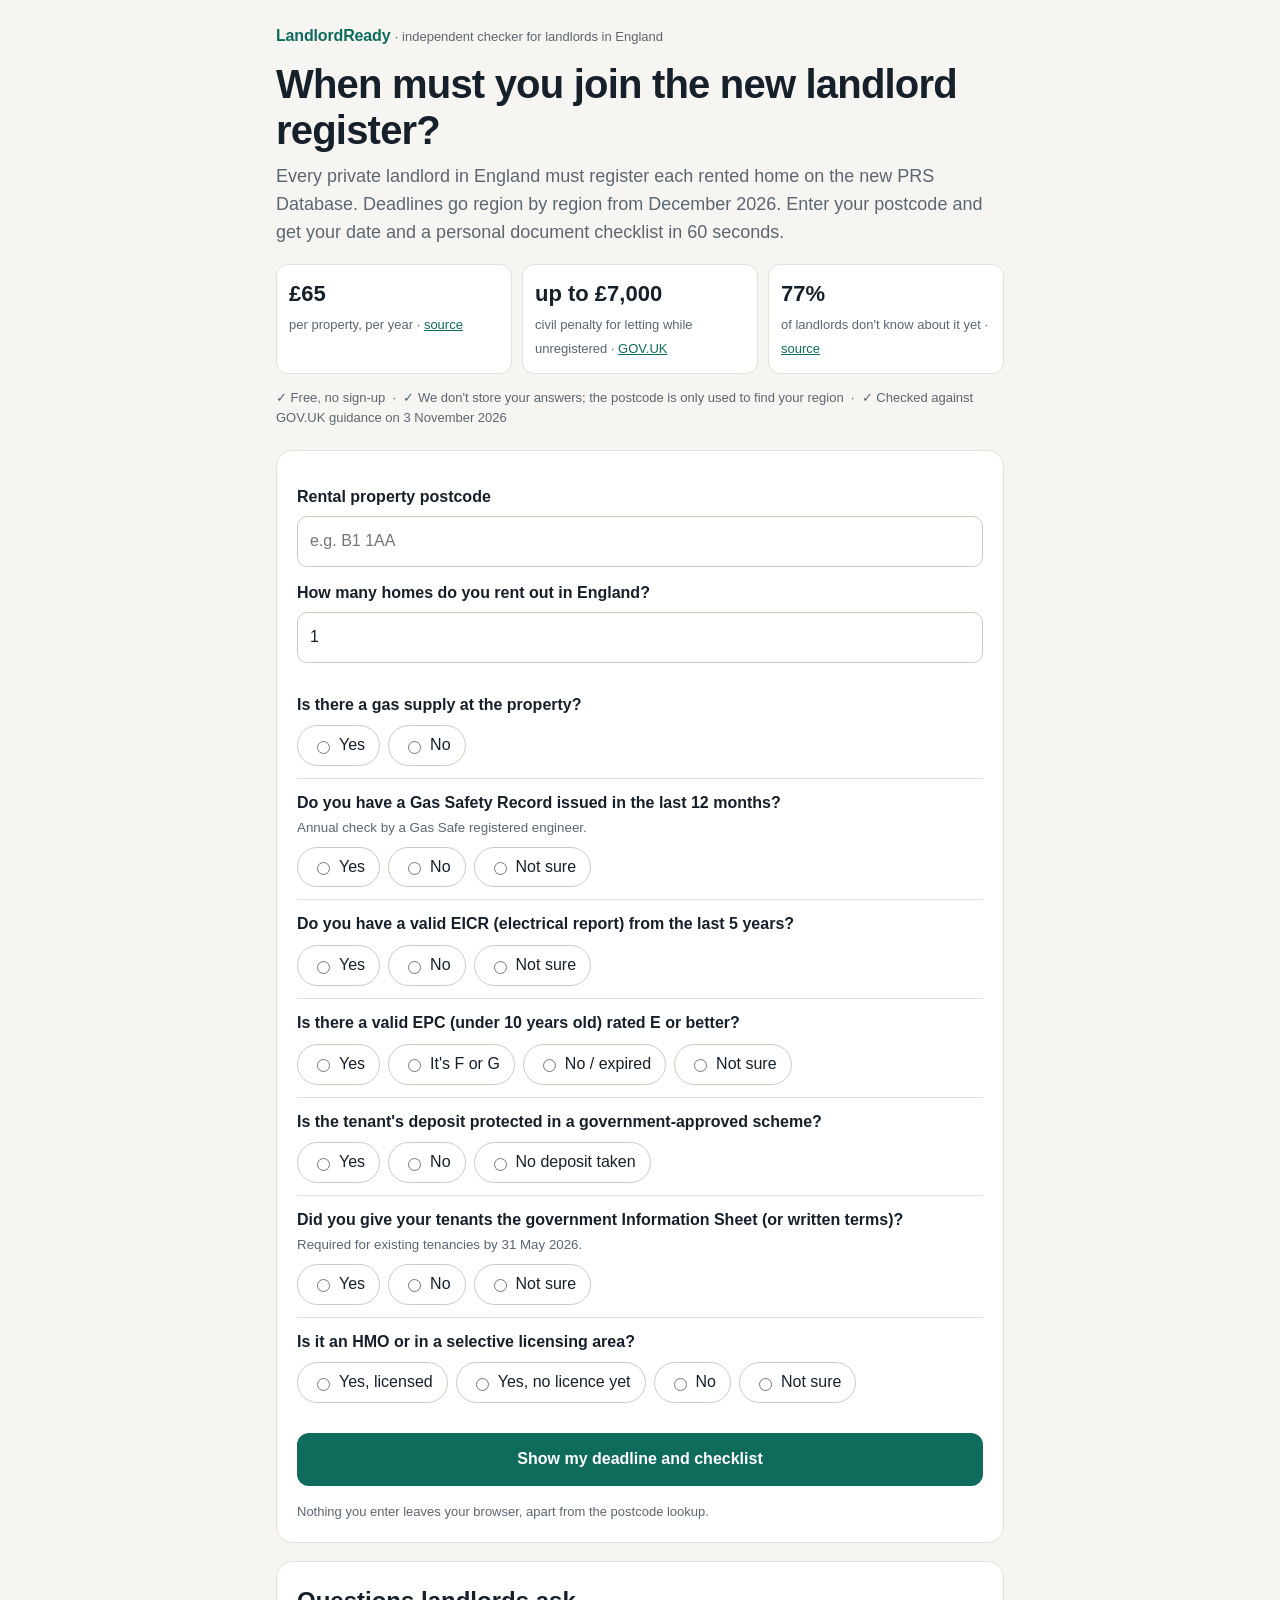
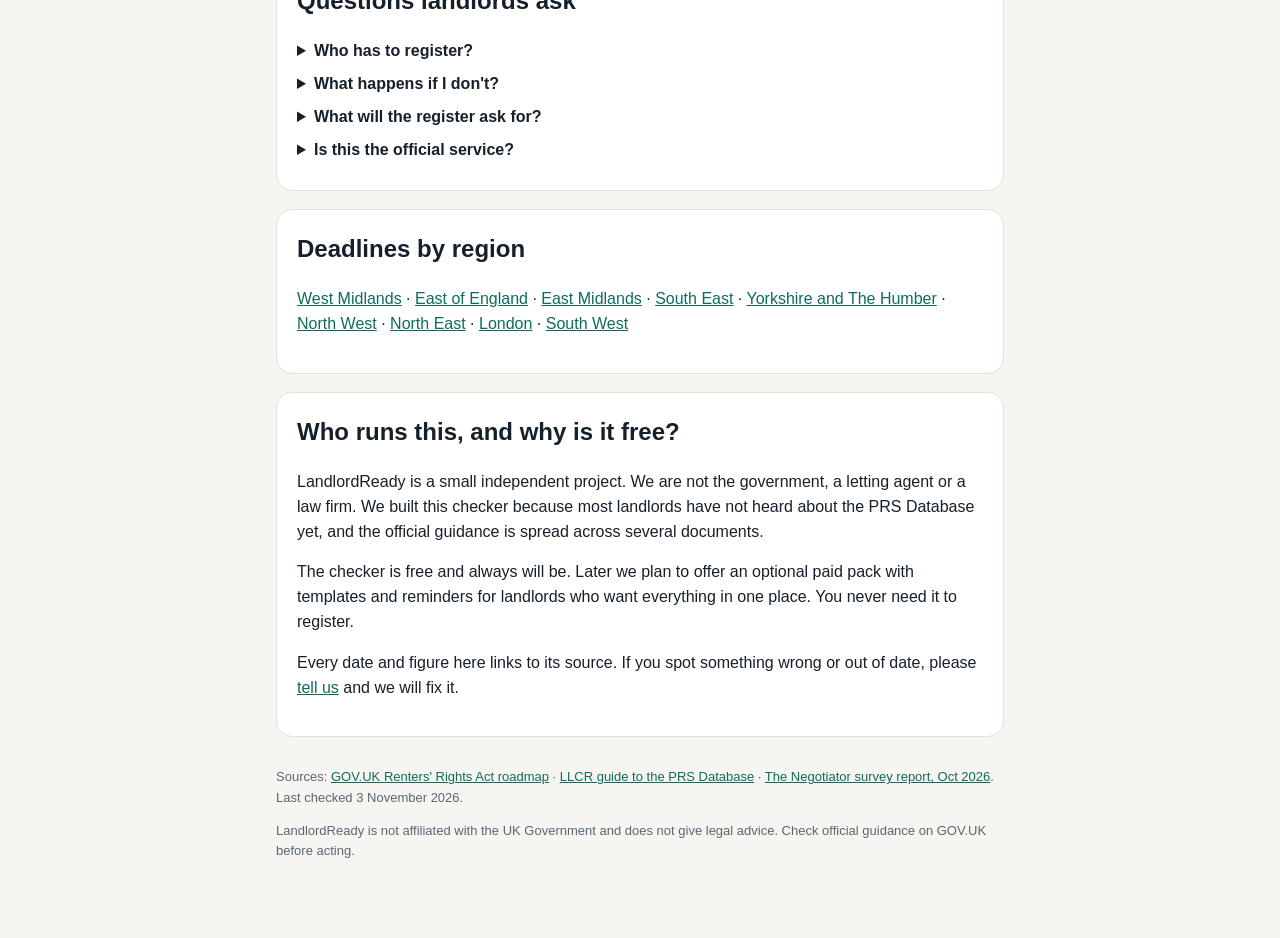
<file: index.html>
<!doctype html>
<html lang="en-GB">
<head>
<meta charset="utf-8">
<meta name="viewport" content="width=device-width,initial-scale=1">
<title>Landlord Register Checker – your PRS Database deadline in 60 seconds</title>
<meta name="description" content="Free checker for landlords in England: find your PRS Database registration deadline by postcode, the £65 fee, and which certificates you still need. Independent tool, not affiliated with the UK Government.">
<meta property="og:title" content="When must you join the new landlord register?">
<meta property="og:description" content="Enter your postcode. Get your PRS Database deadline, fee estimate and a personal document checklist. Free, 60 seconds.">
<meta property="og:type" content="website">
<link rel="canonical" href="https://landlordready.github.io/">
<meta property="og:url" content="https://landlordready.github.io/">
<style>
:root{--bg:#f6f5f1;--card:#fff;--ink:#16202a;--muted:#5b6672;--line:#e3e0d8;--accent:#0f6b5c;--accent-ink:#fff;--warn:#b54708;--warn-bg:#fff4e5;--bad:#b42318;--bad-bg:#fdecea;--ok:#067647;--ok-bg:#e7f6ec}
*{box-sizing:border-box}
body{margin:0;background:var(--bg);color:var(--ink);font:16px/1.55 -apple-system,BlinkMacSystemFont,"Segoe UI",Roboto,Helvetica,Arial,sans-serif}
.wrap{max-width:760px;margin:0 auto;padding:24px 16px 64px}
header .brand{font-weight:700;letter-spacing:-.01em;color:var(--accent)}
h1{font-size:clamp(28px,6vw,40px);line-height:1.15;margin:12px 0 10px;letter-spacing:-.02em}
.lead{color:var(--muted);font-size:18px;margin:0 0 18px}
.facts{display:grid;grid-template-columns:repeat(3,1fr);gap:10px;margin:18px 0 26px}
.fact{background:var(--card);border:1px solid var(--line);border-radius:12px;padding:12px}
.fact b{display:block;font-size:22px}
.fact span{color:var(--muted);font-size:13px}
.card{background:var(--card);border:1px solid var(--line);border-radius:16px;padding:20px;margin:0 0 18px}
label{display:block;font-weight:600;margin:14px 0 6px}
input[type=text],input[type=number],input[type=email],select{width:100%;font:inherit;padding:12px;border:1px solid #cfcac0;border-radius:10px;background:#fff;color:var(--ink)}
.q{border-top:1px solid var(--line);padding:12px 0}
.q:first-of-type{border-top:0}
.q p{margin:0 0 8px;font-weight:600}
.q small{display:block;color:var(--muted);font-weight:400;margin-top:2px}
.opts{display:flex;gap:8px;flex-wrap:wrap}
.opts label{margin:0;font-weight:500;display:inline-flex;align-items:center;gap:6px;border:1px solid #cfcac0;border-radius:999px;padding:7px 14px;cursor:pointer;background:#fff}
.opts input{accent-color:var(--accent)}
.opts label:has(input:checked){border-color:var(--accent);background:#e8f3f0}
.btn{display:inline-block;font:inherit;font-weight:700;border:0;border-radius:12px;padding:14px 20px;background:var(--accent);color:var(--accent-ink);cursor:pointer;text-decoration:none;text-align:center}
.btn.secondary{background:#fff;color:var(--accent);border:1.5px solid var(--accent)}
.btn.block{width:100%}
.row{display:flex;gap:10px;flex-wrap:wrap}
.row>*{flex:1 1 200px}
.err{color:var(--bad);font-size:14px;margin-top:6px;display:none}
#result{display:none}
.deadline{border-radius:14px;padding:18px;background:#e8f3f0;border:1px solid #bfe0d8;margin-bottom:14px}
.deadline .big{font-size:clamp(24px,5vw,32px);font-weight:800;line-height:1.2}
.deadline .sub{color:var(--muted)}
.pill{display:inline-block;font-size:13px;font-weight:700;border-radius:999px;padding:3px 10px}
.pill.ok{background:var(--ok-bg);color:var(--ok)}.pill.warn{background:var(--warn-bg);color:var(--warn)}.pill.bad{background:var(--bad-bg);color:var(--bad)}
ul.check{list-style:none;padding:0;margin:0}
ul.check li{border:1px solid var(--line);border-radius:12px;padding:12px 14px;margin:8px 0;background:#fff}
ul.check li b{display:block}
ul.check li.bad{border-left:5px solid var(--bad)}ul.check li.warn{border-left:5px solid var(--warn)}ul.check li.ok{border-left:5px solid var(--ok)}
ul.check li span{color:var(--muted);font-size:14px}
.score{font-weight:800;font-size:18px}
table{width:100%;border-collapse:collapse;font-size:14px}
th,td{text-align:left;padding:8px 6px;border-bottom:1px solid var(--line)}
tr.me td{background:#e8f3f0;font-weight:700}
.muted{color:var(--muted)}
.small{font-size:13px}
a{color:var(--accent)}
.trust{color:var(--muted);margin:-12px 0 22px}
footer{color:var(--muted);font-size:13px;margin-top:30px}
details{margin:8px 0}
summary{cursor:pointer;font-weight:600}
@media (max-width:520px){.facts{grid-template-columns:1fr}}
@media print{.noprint{display:none!important}body{background:#fff}.card{border:0;padding:0}}
</style>
</head>
<body>
<div class="wrap">
<header class="noprint"><span class="brand">LandlordReady</span> <span class="muted small">· independent checker for landlords in England</span></header>

<section class="noprint">
<h1>When must you join the new landlord register?</h1>
<p class="lead">Every private landlord in England must register each rented home on the new PRS Database. Deadlines go region by region from December 2026. Enter your postcode and get your date and a personal document checklist in 60 seconds.</p>
<div class="facts">
<div class="fact"><b>£65</b><span>per property, per year · <a href="https://www.llcr.uk/articles/prs-database-what-landlords-need-to-register.html" rel="noopener" target="_blank">source</a></span></div>
<div class="fact"><b>up to £7,000</b><span>civil penalty for letting while unregistered · <a href="https://www.gov.uk/government/publications/renters-rights-act-2025-implementation-roadmap/implementing-the-renters-rights-act-2025-our-roadmap-for-reforming-the-private-rented-sector" rel="noopener" target="_blank">GOV.UK</a></span></div>
<div class="fact"><b>77%</b><span>of landlords don't know about it yet · <a href="https://thenegotiator.co.uk/news/regulation-law-news/most-landlords-unaware-of-new-database-and-ombudsman/" rel="noopener" target="_blank">source</a></span></div>
</div>
<p class="trust small">✓ Free, no sign-up &nbsp;·&nbsp; ✓ We don't store your answers; the postcode is only used to find your region &nbsp;·&nbsp; ✓ Checked against GOV.UK guidance on 3 November 2026</p>
</section>

<form id="f" class="card noprint" novalidate>
<label for="pc">Rental property postcode</label>
<input id="pc" type="text" autocomplete="postal-code" placeholder="e.g. B1 1AA" maxlength="9">
<div class="err" id="pcErr">Please enter a valid UK postcode.</div>

<label for="n">How many homes do you rent out in England?</label>
<input id="n" type="number" min="1" max="500" value="1" inputmode="numeric">

<div style="margin-top:18px">
<div class="q" data-k="gas"><p>Is there a gas supply at the property?</p><div class="opts"><label><input type="radio" name="gas" value="yes">Yes</label><label><input type="radio" name="gas" value="no">No</label></div></div>
<div class="q" data-k="gsr" id="qGsr"><p>Do you have a Gas Safety Record issued in the last 12 months?<small>Annual check by a Gas Safe registered engineer.</small></p><div class="opts"><label><input type="radio" name="gsr" value="yes">Yes</label><label><input type="radio" name="gsr" value="no">No</label><label><input type="radio" name="gsr" value="unsure">Not sure</label></div></div>
<div class="q" data-k="eicr"><p>Do you have a valid EICR (electrical report) from the last 5 years?</p><div class="opts"><label><input type="radio" name="eicr" value="yes">Yes</label><label><input type="radio" name="eicr" value="no">No</label><label><input type="radio" name="eicr" value="unsure">Not sure</label></div></div>
<div class="q" data-k="epc"><p>Is there a valid EPC (under 10 years old) rated E or better?</p><div class="opts"><label><input type="radio" name="epc" value="yes">Yes</label><label><input type="radio" name="epc" value="low">It's F or G</label><label><input type="radio" name="epc" value="no">No / expired</label><label><input type="radio" name="epc" value="unsure">Not sure</label></div></div>
<div class="q" data-k="dep"><p>Is the tenant's deposit protected in a government-approved scheme?</p><div class="opts"><label><input type="radio" name="dep" value="yes">Yes</label><label><input type="radio" name="dep" value="no">No</label><label><input type="radio" name="dep" value="na">No deposit taken</label></div></div>
<div class="q" data-k="info"><p>Did you give your tenants the government Information Sheet (or written terms)?<small>Required for existing tenancies by 31 May 2026.</small></p><div class="opts"><label><input type="radio" name="info" value="yes">Yes</label><label><input type="radio" name="info" value="no">No</label><label><input type="radio" name="info" value="unsure">Not sure</label></div></div>
<div class="q" data-k="hmo"><p>Is it an HMO or in a selective licensing area?</p><div class="opts"><label><input type="radio" name="hmo" value="yes">Yes, licensed</label><label><input type="radio" name="hmo" value="nolic">Yes, no licence yet</label><label><input type="radio" name="hmo" value="no">No</label><label><input type="radio" name="hmo" value="unsure">Not sure</label></div></div>
</div>
<div class="err" id="qErr">Please answer every question so the checklist is accurate.</div>
<p style="margin-top:18px"><button class="btn block" type="submit">Show my deadline and checklist</button></p>
<p class="small muted" style="margin:0">Nothing you enter leaves your browser, apart from the postcode lookup.</p>
</form>

<section id="result">
<div class="card">
<div class="deadline">
<div class="sub" id="rRegion"></div>
<div class="big" id="rDeadline"></div>
<div class="sub" id="rCount"></div>
</div>
<p id="rFee"></p>
<p class="score" id="rScore"></p>
<ul class="check" id="rList"></ul>
<div class="row noprint" style="margin-top:14px">
<button class="btn secondary" type="button" id="ics">Add deadline to my calendar</button>
<button class="btn secondary" type="button" onclick="window.print()">Print / save as PDF</button>
</div>
</div>

<div class="card noprint" id="pack">
<h2 style="margin-top:0">Get registration-ready in one evening</h2>
<p>The <b>Registration Ready Pack</b> has everything you need to fill in the PRS Database form in one go:</p>
<ul>
<li>Property Sheet with everything the register will ask, ready to fill in</li>
<li>Document readiness check: gas safety, EICR, EPC, deposit, licences</li>
<li>The 28-day update rules, with a reminder calendar</li>
<li>4 ready-to-send messages for tenants, agents and joint owners</li>
<li>Registration day checklist and scam warning</li>
</ul>
<p><b>€22</b> <span class="muted">(about £19) one-off · PDF, instant download · free updates if the rules change</span></p>
<a class="btn block" id="buy" href="#">Get the pack: €22</a>
<p class="small muted" style="margin-top:8px">Secure payment by card, Apple Pay or PayPal, processed by Lava. If the price appears in USD, switch the payment currency to EUR at the top of the form.</p>
<p class="small muted" id="buyNote" style="display:none">The pack launches soon. Leave your email to get it first at the early price.</p>
<form id="lead" style="display:none">
<label for="em">Email</label>
<input id="em" type="email" placeholder="you@example.com" required>
<p style="margin-top:12px"><button class="btn block" type="submit">Notify me + send my checklist</button></p>
<p class="small muted">One email when the pack is ready, plus a reminder 30 days before your deadline. Unsubscribe anytime.</p>
</form>
<p id="thanks" style="display:none;font-weight:700;color:var(--ok)">Thanks! You're on the list.</p>
</div>

<div class="card noprint">
<h2 style="margin-top:0">All regional dates</h2>
<table id="tbl"><thead><tr><th>Region</th><th>Register opens</th><th>Deadline</th></tr></thead><tbody></tbody></table>
<p class="small muted">Deadline is the end of the 3-month window after the regulations start in your region. You can register early. The date depends on where the property is, not where you live.</p>
</div>
<p class="noprint"><button class="btn secondary block" type="button" id="again">Check another property</button></p>
</section>

<section class="card noprint">
<h2 style="margin-top:0">Questions landlords ask</h2>
<details><summary>Who has to register?</summary><p>Private landlords in England with assured or regulated tenancies, for each rented home. Letting agents can help, but the duty is the landlord's.</p></details>
<details><summary>What happens if I don't?</summary><p>Councils can issue civil penalties of up to £7,000, rising to £40,000 for repeated or false entries. Unregistered landlords also face limits on possession grounds and possible rent repayment orders of up to 24 months.</p></details>
<details><summary>What will the register ask for?</summary><p>Your contact details; the property address, type and bedrooms; occupants and any HMO or licence numbers; rent and included utilities; gas safety record date, EICR expiry and EPC details.</p></details>
<details><summary>Is this the official service?</summary><p>No. LandlordReady is an independent tool. Register on the official GOV.UK service. Dates and fees here are based on published guidance and may change, so always check GOV.UK.</p></details>
</section>

<section class="card noprint">
<h2 style="margin-top:0">Deadlines by region</h2>
<p><a href="register/west-midlands/">West Midlands</a> · <a href="register/east-of-england/">East of England</a> · <a href="register/east-midlands/">East Midlands</a> · <a href="register/south-east/">South East</a> · <a href="register/yorkshire-and-the-humber/">Yorkshire and The Humber</a> · <a href="register/north-west/">North West</a> · <a href="register/north-east/">North East</a> · <a href="register/london/">London</a> · <a href="register/south-west/">South West</a></p>
</section>

<section class="card noprint" id="about">
<h2 style="margin-top:0">Who runs this, and why is it free?</h2>
<p>LandlordReady is a small independent project. We are not the government, a letting agent or a law firm. We built this checker because most landlords have not heard about the PRS Database yet, and the official guidance is spread across several documents.</p>
<p>The checker is free and always will be. Later we plan to offer an optional paid pack with templates and reminders for landlords who want everything in one place. You never need it to register.</p>
<p>Every date and figure here links to its source. If you spot something wrong or out of date, please <a id="reportLink" href="#">tell us</a> and we will fix it.</p>
</section>

<footer>
<p>Sources: <a href="https://www.gov.uk/government/publications/renters-rights-act-2025-implementation-roadmap/implementing-the-renters-rights-act-2025-our-roadmap-for-reforming-the-private-rented-sector" rel="noopener" target="_blank">GOV.UK Renters' Rights Act roadmap</a> · <a href="https://www.llcr.uk/articles/prs-database-what-landlords-need-to-register.html" rel="noopener" target="_blank">LLCR guide to the PRS Database</a> · <a href="https://thenegotiator.co.uk/news/regulation-law-news/most-landlords-unaware-of-new-database-and-ombudsman/" rel="noopener" target="_blank">The Negotiator survey report, Oct 2026</a>. Last checked 3 November 2026.</p>
<p>LandlordReady is not affiliated with the UK Government and does not give legal advice. Check official guidance on GOV.UK before acting.</p>
</footer>
</div>

<script>
// ===== Settings: fill these in to go live =====
var PAY_LINK = "https://app.lava.top/products/c03b1994-3d42-4081-800f-e2245328defb";        // Lemon Squeezy / Gumroad checkout URL for the £19 pack. Empty = waitlist mode.
var FORM_ENDPOINT = "https://formspree.io/f/mjyyzaey";   // Formspree-style POST endpoint for emails. Empty = opens the visitor's mail app.
var FALLBACK_EMAIL = "technorb02@gmail.com";
document.addEventListener("DOMContentLoaded",function(){var a=document.getElementById("reportLink");if(a)a.href="mailto:"+FALLBACK_EMAIL+"?subject="+encodeURIComponent("LandlordReady: error report");});
// ==============================================

var REGIONS = [
 {name:"West Midlands", opens:"2026-12-15", deadline:"2027-03-14"},
 {name:"East of England", opens:"2027-01-15", deadline:"2027-04-14"},
 {name:"East Midlands", opens:"2027-02-15", deadline:"2027-05-14"},
 {name:"South East", opens:"2027-03-15", deadline:"2027-06-14"},
 {name:"Yorkshire and The Humber", opens:"2027-04-15", deadline:"2027-07-14"},
 {name:"North West", opens:"2027-05-15", deadline:"2027-08-14"},
 {name:"North East", opens:"2027-06-15", deadline:"2027-09-14"},
 {name:"London", opens:"2027-07-15", deadline:"2027-10-14"},
 {name:"South West", opens:"2027-08-15", deadline:"2027-11-14"}
];
// Approximate postcode-area fallback, used if the live lookup is unavailable.
var AREA = {};
function map(list, r){list.split(" ").forEach(function(a){AREA[a]=r})}
map("E EC N NW SE SW W WC BR CR DA EN HA IG KT RM SM TW UB","London");
map("BN CT GU ME MK OX PO RG RH SL SO TN HP","South East");
map("AL CB CM CO IP LU NR PE SG SS WD","East of England");
map("BA BH BS DT EX GL PL SN SP TA TQ TR","South West");
map("B CV DY HR ST TF WR WS WV SY","West Midlands");
map("DE LE LN NG NN","East Midlands");
map("BD DN HD HG HU HX LS S WF YO","Yorkshire and The Humber");
map("BB BL CA CH CW FY L LA M OL PR SK WA WN","North West");
map("DH DL NE SR TS","North East");
map("CF LD LL NP SA","Wales");
map("AB DD DG EH FK G HS IV KA KW KY ML PA PH TD ZE","Scotland");
map("BT","Northern Ireland");

var $ = function(id){return document.getElementById(id)};
var current = null;

function normPc(v){return v.toUpperCase().replace(/[^A-Z0-9]/g,"")}
function validPc(p){return /^[A-Z]{1,2}[0-9][A-Z0-9]?[0-9][A-Z]{2}$/.test(p)}
function areaOf(p){var m=p.match(/^[A-Z]{1,2}/);return m?m[0]:""}
function fmt(d){return new Date(d+"T12:00:00").toLocaleDateString("en-GB",{day:"numeric",month:"long",year:"numeric"})}
function daysTo(d){return Math.ceil((new Date(d+"T23:59:59")-new Date())/864e5)}
function findRegion(name){
  if(!name) return null;
  var n=name.toLowerCase();
  for(var i=0;i<REGIONS.length;i++){if(REGIONS[i].name.toLowerCase()===n) return REGIONS[i]}
  return null;
}
function lookup(p){
  var fallback = AREA[areaOf(p)] || null;
  if(!window.fetch) return Promise.resolve(fallback);
  var ctl = window.AbortController ? new AbortController() : null;
  var t = setTimeout(function(){ if(ctl) ctl.abort(); }, 4000);
  return fetch("https://api.postcodes.io/postcodes/"+encodeURIComponent(p), ctl?{signal:ctl.signal}:{})
    .then(function(r){clearTimeout(t);return r.ok?r.json():null})
    .then(function(j){
      if(!j||!j.result) return fallback;
      if(j.result.country && j.result.country!=="England") return j.result.country;
      return j.result.region || fallback;
    })
    .catch(function(){clearTimeout(t);return fallback});
}

function val(name){var el=document.querySelector('input[name="'+name+'"]:checked');return el?el.value:null}

$("f").addEventListener("change",function(){
  $("qGsr").style.display = val("gas")==="no" ? "none" : "";
});

$("f").addEventListener("submit",function(e){
  e.preventDefault();
  var p = normPc($("pc").value);
  $("pcErr").style.display = validPc(p)?"none":"block";
  var keys=["gas","eicr","epc","dep","info","hmo"]; if(val("gas")!=="no") keys.push("gsr");
  var missing = keys.some(function(k){return !val(k)});
  $("qErr").style.display = missing?"block":"none";
  if(!validPc(p)||missing) return;
  var btn=this.querySelector("button[type=submit]"); btn.disabled=true; btn.textContent="Checking…";
  lookup(p).then(function(regionName){
    btn.disabled=false; btn.textContent="Show my deadline and checklist";
    render(p, regionName);
  });
});

function item(cls,title,text){return {cls:cls,title:title,text:text}}

function render(p, regionName){
  var reg = findRegion(regionName);
  var n = Math.max(1, parseInt($("n").value,10)||1);
  if(reg){
    var d = daysTo(reg.deadline), o = daysTo(reg.opens);
    $("rRegion").textContent = "Property in "+reg.name+" ("+p.replace(/(\w{3})$/," $1")+")";
    $("rDeadline").textContent = "Register by "+fmt(reg.deadline);
    $("rCount").textContent = (o>0 ? "Registration opens in your region on "+fmt(reg.opens)+". " : "Registration is open in your region. ")+(d>0 ? d+" days left to the deadline." : "The deadline has passed. Register now.");
    current = reg;
  } else {
    var place = regionName || "outside England";
    $("rRegion").textContent = "Postcode "+p;
    $("rDeadline").textContent = "This register covers England only";
    $("rCount").textContent = "Your property looks to be in "+place+", which has its own landlord registration rules. The checklist below still shows what most landlords need.";
    current = null;
  }
  $("ics").style.display = reg ? "" : "none";
  $("rFee").innerHTML = reg ? "Estimated fee: <b>£"+(65*n).toLocaleString("en-GB")+" a year</b> for "+n+" "+(n>1?"properties":"property")+" (£65 each)." : "";

  var L=[];
  if(val("gas")==="yes"){
    var g=val("gsr");
    L.push(g==="yes"?item("ok","Gas Safety Record","You'll need its issue date for the register."):
      item(g==="no"?"bad":"warn","Gas Safety Record","The register asks for a valid record and its date. Book a Gas Safe engineer; it's a yearly legal duty anyway."));
  }
  var e=val("eicr");
  L.push(e==="yes"?item("ok","Electrical report (EICR)","Have the expiry date ready."):item(e==="no"?"bad":"warn","Electrical report (EICR)","Required every 5 years and the register asks for its expiry date. Book a qualified electrician."));
  var c=val("epc");
  L.push(c==="yes"?item("ok","EPC","Have the certificate reference ready."):
    c==="low"?item("bad","EPC rated F or G","Homes rated F/G generally can't be let unless an exemption is registered. Check improvements or the exemptions register."):
    item(c==="no"?"bad":"warn","EPC","You need a valid EPC to let. Look yours up on the GOV.UK EPC register or book an assessor."));
  var dp=val("dep");
  L.push(dp==="no"?item("bad","Deposit protection","Deposits must be protected within 30 days. Fix this before registering; it affects possession rights."):item("ok","Deposit","Nothing to add here."));
  var inf=val("info");
  L.push(inf==="yes"?item("ok","Tenant Information Sheet","Done."):item(inf==="no"?"bad":"warn","Tenant Information Sheet","Existing tenants should have had the government Information Sheet (or written terms) by 31 May 2026."));
  var h=val("hmo");
  if(h==="nolic") L.push(item("bad","HMO / selective licence","The register asks for licence numbers. Apply to your council for the licence."));
  else if(h==="unsure") L.push(item("warn","HMO / selective licence","Check your council's website for licensing schemes. The register asks for any licence number."));
  else if(h==="yes") L.push(item("ok","Licence","Have the licence number ready."));
  L.push(item("warn","Tenancy details","Have ready: number of occupants and households, rent amount and frequency, and which bills are included."));

  var bad=L.filter(function(x){return x.cls==="bad"}).length, warn=L.filter(function(x){return x.cls==="warn"}).length, ok=L.filter(function(x){return x.cls==="ok"}).length;
  $("rScore").innerHTML = bad ? '<span class="pill bad">'+bad+' to fix</span> ' + (warn?'<span class="pill warn">'+warn+' to check</span> ':'') + '<span class="pill ok">'+ok+' ready</span>'
    : (warn ? '<span class="pill warn">'+warn+' to check</span> <span class="pill ok">'+ok+' ready</span>' : '<span class="pill ok">You look ready to register</span>');
  $("rList").innerHTML = L.map(function(x){return '<li class="'+x.cls+'"><b>'+x.title+'</b><span>'+x.text+'</span></li>'}).join("");

  var tb=$("tbl").querySelector("tbody");
  tb.innerHTML = REGIONS.map(function(r){return '<tr'+(reg&&r.name===reg.name?' class="me"':'')+'><td>'+r.name+'</td><td>'+fmt(r.opens)+'</td><td>'+fmt(r.deadline)+'</td></tr>'}).join("");

  $("f").style.display="none"; $("result").style.display="block";
  window.scrollTo({top:0,behavior:"smooth"});
  track("checked", reg?reg.name:"other");
}

$("again").addEventListener("click",function(){ $("result").style.display="none"; $("f").style.display="block"; $("pc").value=""; $("pc").focus(); });

$("ics").addEventListener("click",function(){
  if(!current) return;
  var d=current.deadline.replace(/-/g,""), o=current.opens.replace(/-/g,"");
  var stamp=new Date().toISOString().replace(/[-:]/g,"").split(".")[0]+"Z";
  function ev(id,date,title,desc){return ["BEGIN:VEVENT","UID:"+id+"-"+date+"@landlordready","DTSTAMP:"+stamp,"DTSTART;VALUE=DATE:"+date,"SUMMARY:"+title,"DESCRIPTION:"+desc,"BEGIN:VALARM","TRIGGER:-P14D","ACTION:DISPLAY","DESCRIPTION:"+title,"END:VALARM","END:VEVENT"].join("\r\n")}
  var ics=["BEGIN:VCALENDAR","VERSION:2.0","PRODID:-//LandlordReady//EN",
    ev("open",o,"PRS Database opens ("+current.name+")","You can now register your rental properties on GOV.UK."),
    ev("deadline",d,"Deadline: register rental properties on the PRS Database","Last day to register in "+current.name+". Penalties up to £7,000."),
    "END:VCALENDAR"].join("\r\n");
  var a=document.createElement("a");
  a.href=URL.createObjectURL(new Blob([ics],{type:"text/calendar"}));
  a.download="landlord-register-deadline.ics"; document.body.appendChild(a); a.click(); a.remove();
  track("ics", current.name);
});

if(PAY_LINK){ $("buy").href=PAY_LINK; $("buy").target="_blank"; $("buy").rel="noopener"; }
$("buy").addEventListener("click",function(e){
  track("buy_click", current?current.name:"other");
  if(PAY_LINK) return;
  e.preventDefault(); $("buy").style.display="none"; $("buyNote").style.display="block"; $("lead").style.display="block"; $("em").focus();
});

$("lead").addEventListener("submit",function(e){
  e.preventDefault();
  var em=$("em").value.trim(); if(!/^\S+@\S+\.\S+$/.test(em)){ $("em").focus(); return; }
  var region=current?current.name:"other", props=$("n").value;
  track("lead", region);
  var done=function(){ $("lead").style.display="none"; $("buyNote").style.display="none"; $("thanks").style.display="block"; };
  if(FORM_ENDPOINT){
    fetch(FORM_ENDPOINT,{method:"POST",headers:{"Content-Type":"application/json","Accept":"application/json"},body:JSON.stringify({email:em,region:region,properties:props,source:"landlord-register"})}).then(function(r){ if(r.ok){done();} else { r.text().then(function(t){ alert("Sorry, that didn't go through. Please try again or email "+FALLBACK_EMAIL); console.error("Formspree",r.status,t); }); } }, function(){ alert("Network error. Please try again or email "+FALLBACK_EMAIL); });
  } else {
    location.href="mailto:"+FALLBACK_EMAIL+"?subject="+encodeURIComponent("Registration Ready Pack waitlist")+"&body="+encodeURIComponent("Please add me to the waitlist.\nEmail: "+em+"\nRegion: "+region+"\nProperties: "+props);
    done();
  }
});

function track(ev,label){ try{ if(window.gtag) gtag("event",ev,{event_label:label}); }catch(_){} }
</script>
</body>
</html>
</file>
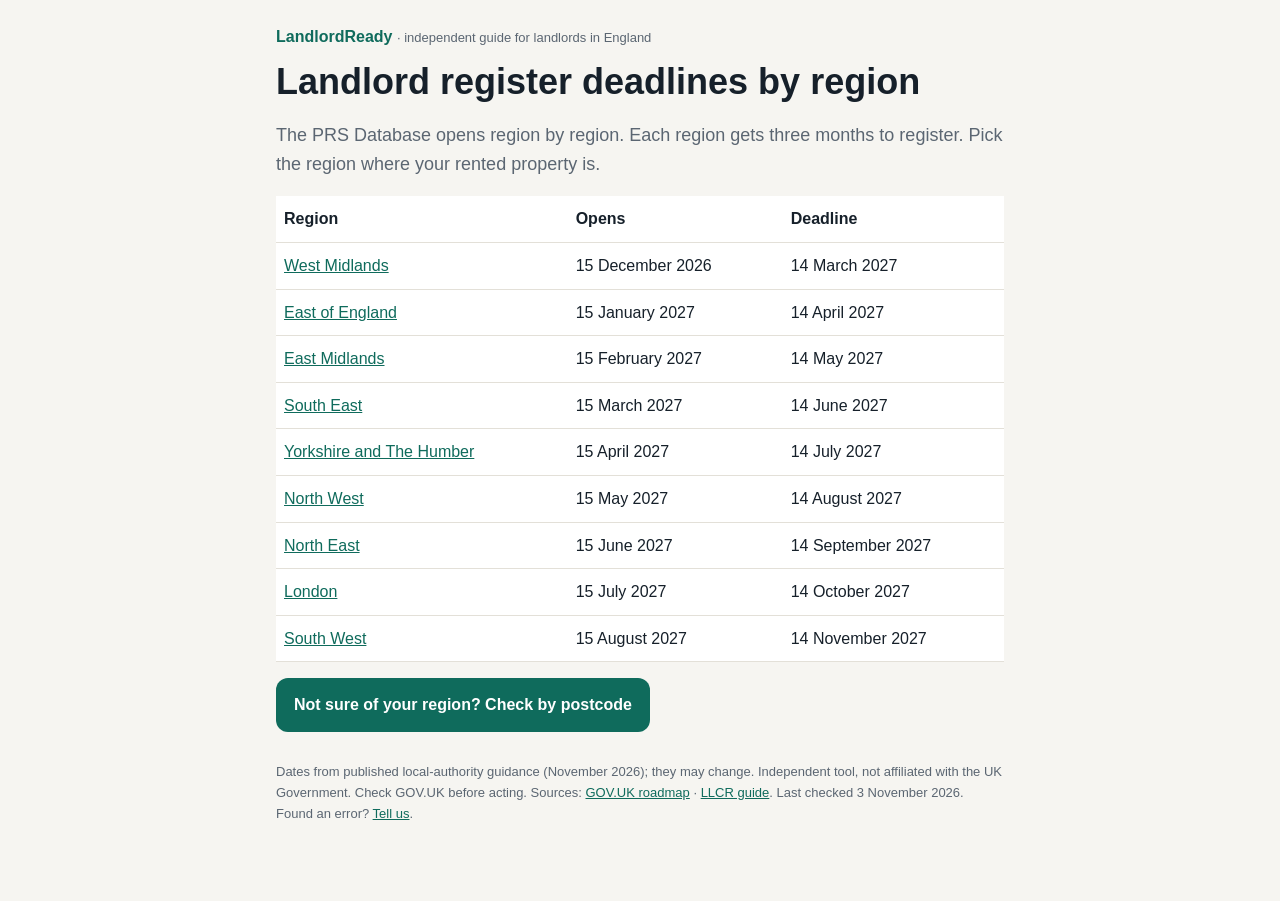
<file: register/index.html>
<!doctype html>
<html lang="en-GB"><head><meta charset="utf-8"><meta name="viewport" content="width=device-width,initial-scale=1">
<title>Landlord register deadlines by region (England) – PRS Database dates</title><meta name="description" content="When must you register on the PRS Database? Opening dates and deadlines for all 9 English regions, from West Midlands (Dec 2026) to South West (Nov 2027).">
<link rel="canonical" href="https://landlordready.github.io/register/"><style>:root{--bg:#f6f5f1;--card:#fff;--ink:#16202a;--muted:#5b6672;--line:#e3e0d8;--accent:#0f6b5c}
*{box-sizing:border-box}body{margin:0;background:var(--bg);color:var(--ink);font:16px/1.6 -apple-system,BlinkMacSystemFont,"Segoe UI",Roboto,Helvetica,Arial,sans-serif}
.wrap{max-width:760px;margin:0 auto;padding:24px 16px 64px}a{color:var(--accent)}
.brand{font-weight:700;text-decoration:none}.muted{color:var(--muted)}.small{font-size:13px}.crumbs{color:var(--muted)}
h1{font-size:clamp(26px,5.5vw,36px);line-height:1.2;margin:10px 0}h2{margin-top:28px}.lead{font-size:18px;color:var(--muted)}
.dates{display:grid;grid-template-columns:repeat(3,1fr);gap:10px;margin:18px 0}.dates div{background:var(--card);border:1px solid var(--line);border-radius:12px;padding:12px}
.dates span{display:block;color:var(--muted);font-size:13px}.dates b{font-size:18px}
.btn{display:inline-block;background:var(--accent);color:#fff;font-weight:700;text-decoration:none;border-radius:12px;padding:14px 18px}
details{background:var(--card);border:1px solid var(--line);border-radius:12px;padding:10px 14px;margin:8px 0}summary{cursor:pointer;font-weight:600}
table{width:100%;border-collapse:collapse;background:var(--card)}th,td{text-align:left;padding:10px 8px;border-bottom:1px solid var(--line)}
.nav{margin-top:28px}footer{color:var(--muted);font-size:13px;margin-top:30px}
@media (max-width:520px){.dates{grid-template-columns:1fr}}
</style></head><body><div class="wrap">
<header><a class="brand" href="../">LandlordReady</a> <span class="muted small">· independent guide for landlords in England</span></header>
<h1>Landlord register deadlines by region</h1>
<p class="lead">The PRS Database opens region by region. Each region gets three months to register. Pick the region where your rented property is.</p>
<table><thead><tr><th>Region</th><th>Opens</th><th>Deadline</th></tr></thead><tbody><tr><td><a href="west-midlands/">West Midlands</a></td><td>15 December 2026</td><td>14 March 2027</td></tr><tr><td><a href="east-of-england/">East of England</a></td><td>15 January 2027</td><td>14 April 2027</td></tr><tr><td><a href="east-midlands/">East Midlands</a></td><td>15 February 2027</td><td>14 May 2027</td></tr><tr><td><a href="south-east/">South East</a></td><td>15 March 2027</td><td>14 June 2027</td></tr><tr><td><a href="yorkshire-and-the-humber/">Yorkshire and The Humber</a></td><td>15 April 2027</td><td>14 July 2027</td></tr><tr><td><a href="north-west/">North West</a></td><td>15 May 2027</td><td>14 August 2027</td></tr><tr><td><a href="north-east/">North East</a></td><td>15 June 2027</td><td>14 September 2027</td></tr><tr><td><a href="london/">London</a></td><td>15 July 2027</td><td>14 October 2027</td></tr><tr><td><a href="south-west/">South West</a></td><td>15 August 2027</td><td>14 November 2027</td></tr></tbody></table>
<p><a class="btn" href="../">Not sure of your region? Check by postcode</a></p>
<footer><p>Dates from published local-authority guidance (November 2026); they may change. Independent tool, not affiliated with the UK Government. Check GOV.UK before acting. Sources: <a href="https://www.gov.uk/government/publications/renters-rights-act-2025-implementation-roadmap/implementing-the-renters-rights-act-2025-our-roadmap-for-reforming-the-private-rented-sector" rel="noopener" target="_blank">GOV.UK roadmap</a> · <a href="https://www.llcr.uk/articles/prs-database-what-landlords-need-to-register.html" rel="noopener" target="_blank">LLCR guide</a>. Last checked 3 November 2026. Found an error? <a href="mailto:technorb02@gmail.com?subject=LandlordReady%20error%20report">Tell us</a>.</p></footer>
</div></body></html>
</file>
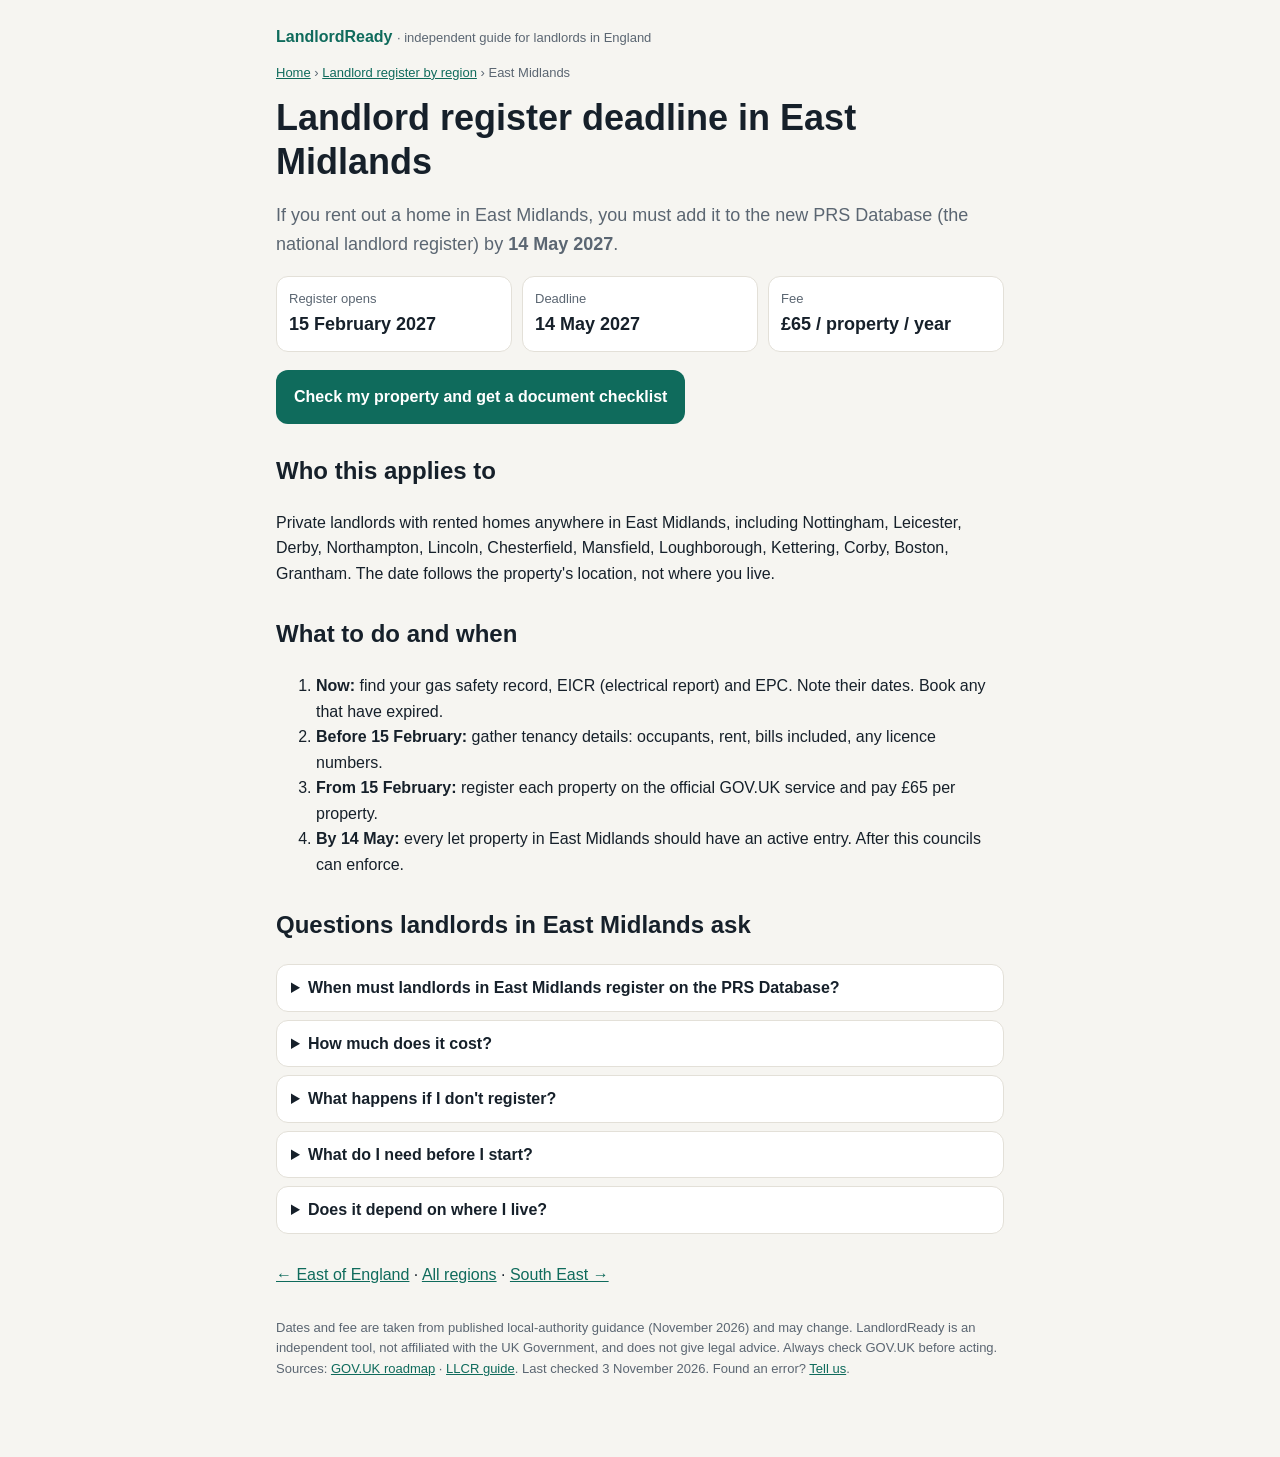
<file: register/east-midlands/index.html>
<!doctype html>
<html lang="en-GB"><head><meta charset="utf-8"><meta name="viewport" content="width=device-width,initial-scale=1">
<title>Landlord register deadline East Midlands: register by 14 May 2027</title>
<meta name="description" content="PRS Database for landlords in East Midlands: registration opens 15 February 2027 and must be done by 14 May 2027. £65 per property, penalties up to £7,000. Free checklist.">
<link rel="canonical" href="https://landlordready.github.io/register/east-midlands/">
<meta property="og:title" content="Landlord register deadline East Midlands: register by 14 May 2027"><meta property="og:description" content="PRS Database for landlords in East Midlands: registration opens 15 February 2027 and must be done by 14 May 2027. £65 per property, penalties up to £7,000. Free checklist."><meta property="og:url" content="https://landlordready.github.io/register/east-midlands/"><meta property="og:type" content="article">
<style>:root{--bg:#f6f5f1;--card:#fff;--ink:#16202a;--muted:#5b6672;--line:#e3e0d8;--accent:#0f6b5c}
*{box-sizing:border-box}body{margin:0;background:var(--bg);color:var(--ink);font:16px/1.6 -apple-system,BlinkMacSystemFont,"Segoe UI",Roboto,Helvetica,Arial,sans-serif}
.wrap{max-width:760px;margin:0 auto;padding:24px 16px 64px}a{color:var(--accent)}
.brand{font-weight:700;text-decoration:none}.muted{color:var(--muted)}.small{font-size:13px}.crumbs{color:var(--muted)}
h1{font-size:clamp(26px,5.5vw,36px);line-height:1.2;margin:10px 0}h2{margin-top:28px}.lead{font-size:18px;color:var(--muted)}
.dates{display:grid;grid-template-columns:repeat(3,1fr);gap:10px;margin:18px 0}.dates div{background:var(--card);border:1px solid var(--line);border-radius:12px;padding:12px}
.dates span{display:block;color:var(--muted);font-size:13px}.dates b{font-size:18px}
.btn{display:inline-block;background:var(--accent);color:#fff;font-weight:700;text-decoration:none;border-radius:12px;padding:14px 18px}
details{background:var(--card);border:1px solid var(--line);border-radius:12px;padding:10px 14px;margin:8px 0}summary{cursor:pointer;font-weight:600}
table{width:100%;border-collapse:collapse;background:var(--card)}th,td{text-align:left;padding:10px 8px;border-bottom:1px solid var(--line)}
.nav{margin-top:28px}footer{color:var(--muted);font-size:13px;margin-top:30px}
@media (max-width:520px){.dates{grid-template-columns:1fr}}
</style>
<script type="application/ld+json">{"@context": "https://schema.org", "@type": "FAQPage", "mainEntity": [{"@type": "Question", "name": "When must landlords in East Midlands register on the PRS Database?", "acceptedAnswer": {"@type": "Answer", "text": "The regulations start in East Midlands on 15 February 2027. You then have three months, so the deadline is 14 May 2027. You can register early."}}, {"@type": "Question", "name": "How much does it cost?", "acceptedAnswer": {"@type": "Answer", "text": "Published local-authority guidance says \u00a365 per property per year. The fee is per property, not per landlord, and is paid again on each annual renewal."}}, {"@type": "Question", "name": "What happens if I don't register?", "acceptedAnswer": {"@type": "Answer", "text": "Councils can issue a civil penalty of up to \u00a37,000 for letting or advertising without an active entry, and up to \u00a340,000 for repeated breaches or false information. Unregistered landlords are also limited in the possession grounds they can use."}}, {"@type": "Question", "name": "What do I need before I start?", "acceptedAnswer": {"@type": "Answer", "text": "Your contact details, the property address and type, number of bedrooms and occupants, rent and included bills, any HMO or selective licence number, your gas safety record date (if there is gas), your EICR expiry date and your EPC details."}}, {"@type": "Question", "name": "Does it depend on where I live?", "acceptedAnswer": {"@type": "Answer", "text": "No. It depends on where the rented property is. A landlord living elsewhere with a home in East Midlands follows the East Midlands dates."}}]}</script>
</head><body><div class="wrap">
<header><a class="brand" href="../../">LandlordReady</a> <span class="muted small">· independent guide for landlords in England</span></header>
<p class="crumbs small"><a href="../../">Home</a> › <a href="../">Landlord register by region</a> › East Midlands</p>
<h1>Landlord register deadline in East Midlands</h1>
<p class="lead">If you rent out a home in East Midlands, you must add it to the new PRS Database (the national landlord register) by <b>14 May 2027</b>.</p>
<div class="dates">
<div><span>Register opens</span><b>15 February 2027</b></div>
<div><span>Deadline</span><b>14 May 2027</b></div>
<div><span>Fee</span><b>£65 / property / year</b></div>
</div>
<p><a class="btn" href="../../?region=east-midlands">Check my property and get a document checklist</a></p>
<h2>Who this applies to</h2>
<p>Private landlords with rented homes anywhere in East Midlands, including Nottingham, Leicester, Derby, Northampton, Lincoln, Chesterfield, Mansfield, Loughborough, Kettering, Corby, Boston, Grantham. The date follows the property's location, not where you live.</p>
<h2>What to do and when</h2>
<ol>
<li><b>Now:</b> find your gas safety record, EICR (electrical report) and EPC. Note their dates. Book any that have expired.</li>
<li><b>Before 15 February:</b> gather tenancy details: occupants, rent, bills included, any licence numbers.</li>
<li><b>From 15 February:</b> register each property on the official GOV.UK service and pay £65 per property.</li>
<li><b>By 14 May:</b> every let property in East Midlands should have an active entry. After this councils can enforce.</li>
</ol>
<h2>Questions landlords in East Midlands ask</h2>
<details><summary>When must landlords in East Midlands register on the PRS Database?</summary><p>The regulations start in East Midlands on 15 February 2027. You then have three months, so the deadline is 14 May 2027. You can register early.</p></details><details><summary>How much does it cost?</summary><p>Published local-authority guidance says £65 per property per year. The fee is per property, not per landlord, and is paid again on each annual renewal.</p></details><details><summary>What happens if I don&#x27;t register?</summary><p>Councils can issue a civil penalty of up to £7,000 for letting or advertising without an active entry, and up to £40,000 for repeated breaches or false information. Unregistered landlords are also limited in the possession grounds they can use.</p></details><details><summary>What do I need before I start?</summary><p>Your contact details, the property address and type, number of bedrooms and occupants, rent and included bills, any HMO or selective licence number, your gas safety record date (if there is gas), your EICR expiry date and your EPC details.</p></details><details><summary>Does it depend on where I live?</summary><p>No. It depends on where the rented property is. A landlord living elsewhere with a home in East Midlands follows the East Midlands dates.</p></details>
<p class="nav"><a href="../east-of-england/">← East of England</a> · <a href="../">All regions</a> · <a href="../south-east/">South East →</a></p>
<footer><p>Dates and fee are taken from published local-authority guidance (November 2026) and may change. LandlordReady is an independent tool, not affiliated with the UK Government, and does not give legal advice. Always check GOV.UK before acting. Sources: <a href="https://www.gov.uk/government/publications/renters-rights-act-2025-implementation-roadmap/implementing-the-renters-rights-act-2025-our-roadmap-for-reforming-the-private-rented-sector" rel="noopener" target="_blank">GOV.UK roadmap</a> · <a href="https://www.llcr.uk/articles/prs-database-what-landlords-need-to-register.html" rel="noopener" target="_blank">LLCR guide</a>. Last checked 3 November 2026. Found an error? <a href="mailto:technorb02@gmail.com?subject=LandlordReady%20error%20report">Tell us</a>.</p></footer>
</div></body></html>
</file>
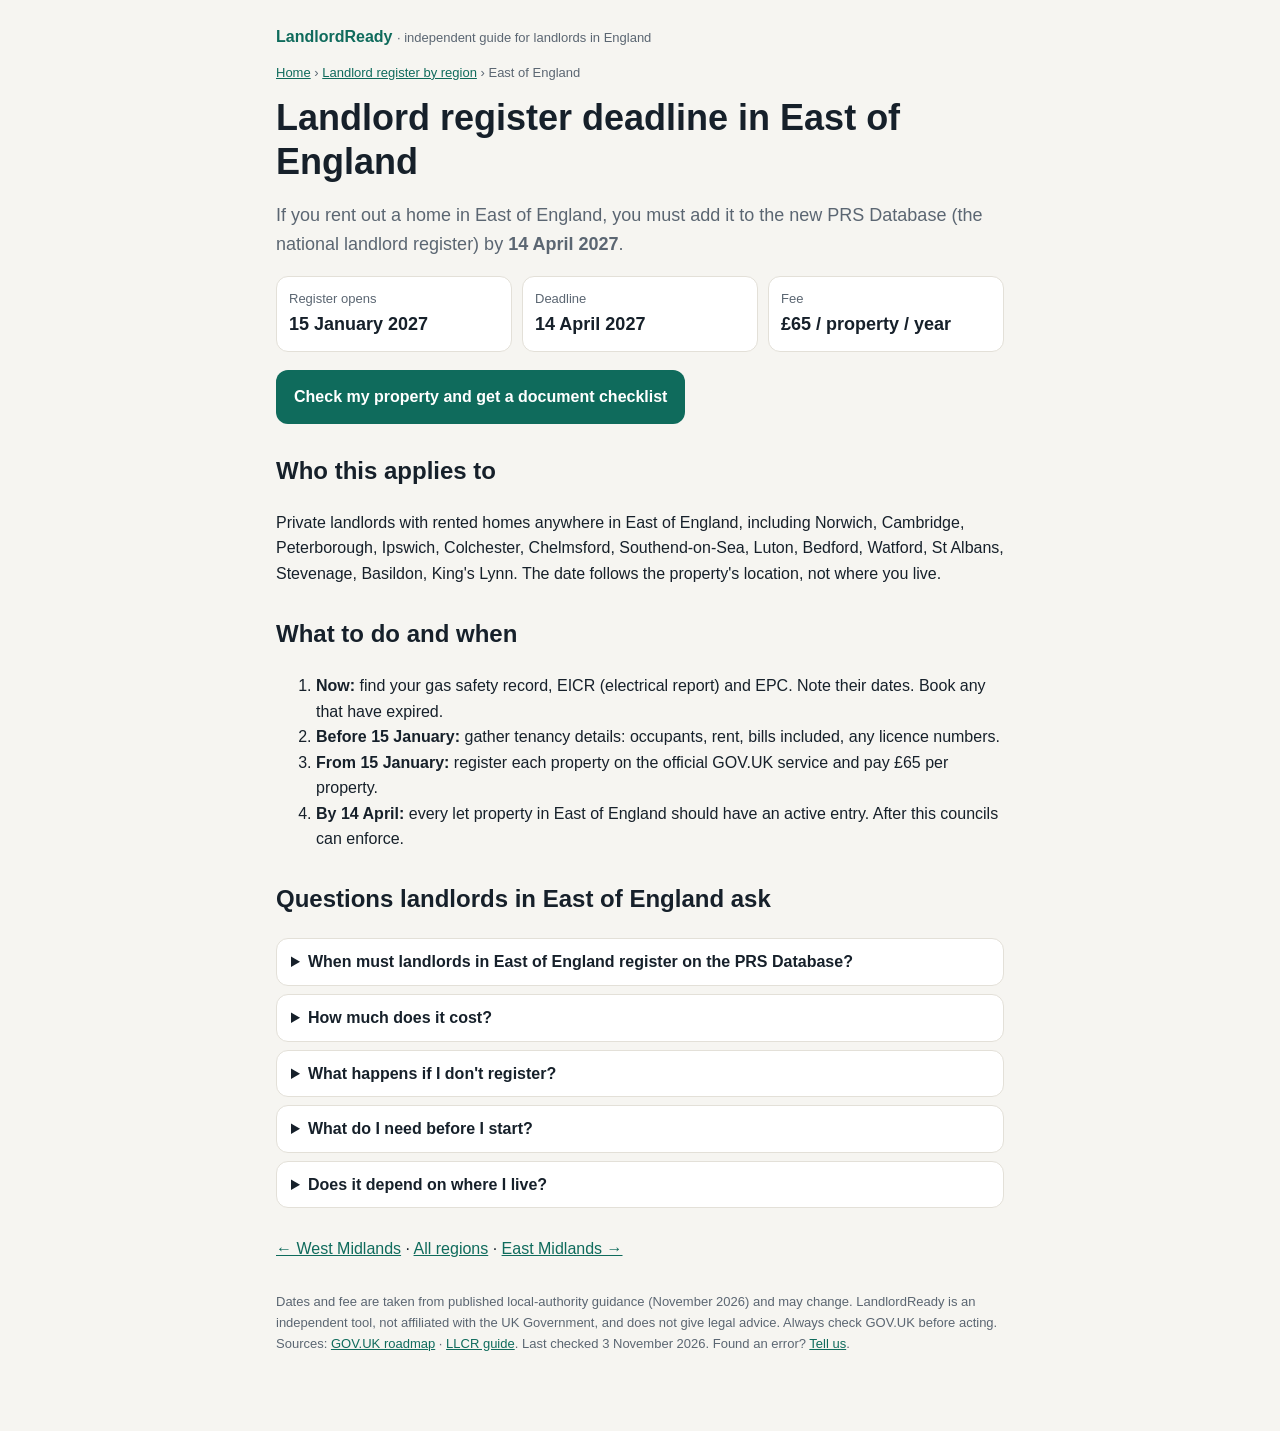
<file: register/east-of-england/index.html>
<!doctype html>
<html lang="en-GB"><head><meta charset="utf-8"><meta name="viewport" content="width=device-width,initial-scale=1">
<title>Landlord register deadline East of England: register by 14 April 2027</title>
<meta name="description" content="PRS Database for landlords in East of England: registration opens 15 January 2027 and must be done by 14 April 2027. £65 per property, penalties up to £7,000. Free checklist.">
<link rel="canonical" href="https://landlordready.github.io/register/east-of-england/">
<meta property="og:title" content="Landlord register deadline East of England: register by 14 April 2027"><meta property="og:description" content="PRS Database for landlords in East of England: registration opens 15 January 2027 and must be done by 14 April 2027. £65 per property, penalties up to £7,000. Free checklist."><meta property="og:url" content="https://landlordready.github.io/register/east-of-england/"><meta property="og:type" content="article">
<style>:root{--bg:#f6f5f1;--card:#fff;--ink:#16202a;--muted:#5b6672;--line:#e3e0d8;--accent:#0f6b5c}
*{box-sizing:border-box}body{margin:0;background:var(--bg);color:var(--ink);font:16px/1.6 -apple-system,BlinkMacSystemFont,"Segoe UI",Roboto,Helvetica,Arial,sans-serif}
.wrap{max-width:760px;margin:0 auto;padding:24px 16px 64px}a{color:var(--accent)}
.brand{font-weight:700;text-decoration:none}.muted{color:var(--muted)}.small{font-size:13px}.crumbs{color:var(--muted)}
h1{font-size:clamp(26px,5.5vw,36px);line-height:1.2;margin:10px 0}h2{margin-top:28px}.lead{font-size:18px;color:var(--muted)}
.dates{display:grid;grid-template-columns:repeat(3,1fr);gap:10px;margin:18px 0}.dates div{background:var(--card);border:1px solid var(--line);border-radius:12px;padding:12px}
.dates span{display:block;color:var(--muted);font-size:13px}.dates b{font-size:18px}
.btn{display:inline-block;background:var(--accent);color:#fff;font-weight:700;text-decoration:none;border-radius:12px;padding:14px 18px}
details{background:var(--card);border:1px solid var(--line);border-radius:12px;padding:10px 14px;margin:8px 0}summary{cursor:pointer;font-weight:600}
table{width:100%;border-collapse:collapse;background:var(--card)}th,td{text-align:left;padding:10px 8px;border-bottom:1px solid var(--line)}
.nav{margin-top:28px}footer{color:var(--muted);font-size:13px;margin-top:30px}
@media (max-width:520px){.dates{grid-template-columns:1fr}}
</style>
<script type="application/ld+json">{"@context": "https://schema.org", "@type": "FAQPage", "mainEntity": [{"@type": "Question", "name": "When must landlords in East of England register on the PRS Database?", "acceptedAnswer": {"@type": "Answer", "text": "The regulations start in East of England on 15 January 2027. You then have three months, so the deadline is 14 April 2027. You can register early."}}, {"@type": "Question", "name": "How much does it cost?", "acceptedAnswer": {"@type": "Answer", "text": "Published local-authority guidance says \u00a365 per property per year. The fee is per property, not per landlord, and is paid again on each annual renewal."}}, {"@type": "Question", "name": "What happens if I don't register?", "acceptedAnswer": {"@type": "Answer", "text": "Councils can issue a civil penalty of up to \u00a37,000 for letting or advertising without an active entry, and up to \u00a340,000 for repeated breaches or false information. Unregistered landlords are also limited in the possession grounds they can use."}}, {"@type": "Question", "name": "What do I need before I start?", "acceptedAnswer": {"@type": "Answer", "text": "Your contact details, the property address and type, number of bedrooms and occupants, rent and included bills, any HMO or selective licence number, your gas safety record date (if there is gas), your EICR expiry date and your EPC details."}}, {"@type": "Question", "name": "Does it depend on where I live?", "acceptedAnswer": {"@type": "Answer", "text": "No. It depends on where the rented property is. A landlord living elsewhere with a home in East of England follows the East of England dates."}}]}</script>
</head><body><div class="wrap">
<header><a class="brand" href="../../">LandlordReady</a> <span class="muted small">· independent guide for landlords in England</span></header>
<p class="crumbs small"><a href="../../">Home</a> › <a href="../">Landlord register by region</a> › East of England</p>
<h1>Landlord register deadline in East of England</h1>
<p class="lead">If you rent out a home in East of England, you must add it to the new PRS Database (the national landlord register) by <b>14 April 2027</b>.</p>
<div class="dates">
<div><span>Register opens</span><b>15 January 2027</b></div>
<div><span>Deadline</span><b>14 April 2027</b></div>
<div><span>Fee</span><b>£65 / property / year</b></div>
</div>
<p><a class="btn" href="../../?region=east-of-england">Check my property and get a document checklist</a></p>
<h2>Who this applies to</h2>
<p>Private landlords with rented homes anywhere in East of England, including Norwich, Cambridge, Peterborough, Ipswich, Colchester, Chelmsford, Southend-on-Sea, Luton, Bedford, Watford, St Albans, Stevenage, Basildon, King&#x27;s Lynn. The date follows the property's location, not where you live.</p>
<h2>What to do and when</h2>
<ol>
<li><b>Now:</b> find your gas safety record, EICR (electrical report) and EPC. Note their dates. Book any that have expired.</li>
<li><b>Before 15 January:</b> gather tenancy details: occupants, rent, bills included, any licence numbers.</li>
<li><b>From 15 January:</b> register each property on the official GOV.UK service and pay £65 per property.</li>
<li><b>By 14 April:</b> every let property in East of England should have an active entry. After this councils can enforce.</li>
</ol>
<h2>Questions landlords in East of England ask</h2>
<details><summary>When must landlords in East of England register on the PRS Database?</summary><p>The regulations start in East of England on 15 January 2027. You then have three months, so the deadline is 14 April 2027. You can register early.</p></details><details><summary>How much does it cost?</summary><p>Published local-authority guidance says £65 per property per year. The fee is per property, not per landlord, and is paid again on each annual renewal.</p></details><details><summary>What happens if I don&#x27;t register?</summary><p>Councils can issue a civil penalty of up to £7,000 for letting or advertising without an active entry, and up to £40,000 for repeated breaches or false information. Unregistered landlords are also limited in the possession grounds they can use.</p></details><details><summary>What do I need before I start?</summary><p>Your contact details, the property address and type, number of bedrooms and occupants, rent and included bills, any HMO or selective licence number, your gas safety record date (if there is gas), your EICR expiry date and your EPC details.</p></details><details><summary>Does it depend on where I live?</summary><p>No. It depends on where the rented property is. A landlord living elsewhere with a home in East of England follows the East of England dates.</p></details>
<p class="nav"><a href="../west-midlands/">← West Midlands</a> · <a href="../">All regions</a> · <a href="../east-midlands/">East Midlands →</a></p>
<footer><p>Dates and fee are taken from published local-authority guidance (November 2026) and may change. LandlordReady is an independent tool, not affiliated with the UK Government, and does not give legal advice. Always check GOV.UK before acting. Sources: <a href="https://www.gov.uk/government/publications/renters-rights-act-2025-implementation-roadmap/implementing-the-renters-rights-act-2025-our-roadmap-for-reforming-the-private-rented-sector" rel="noopener" target="_blank">GOV.UK roadmap</a> · <a href="https://www.llcr.uk/articles/prs-database-what-landlords-need-to-register.html" rel="noopener" target="_blank">LLCR guide</a>. Last checked 3 November 2026. Found an error? <a href="mailto:technorb02@gmail.com?subject=LandlordReady%20error%20report">Tell us</a>.</p></footer>
</div></body></html>
</file>
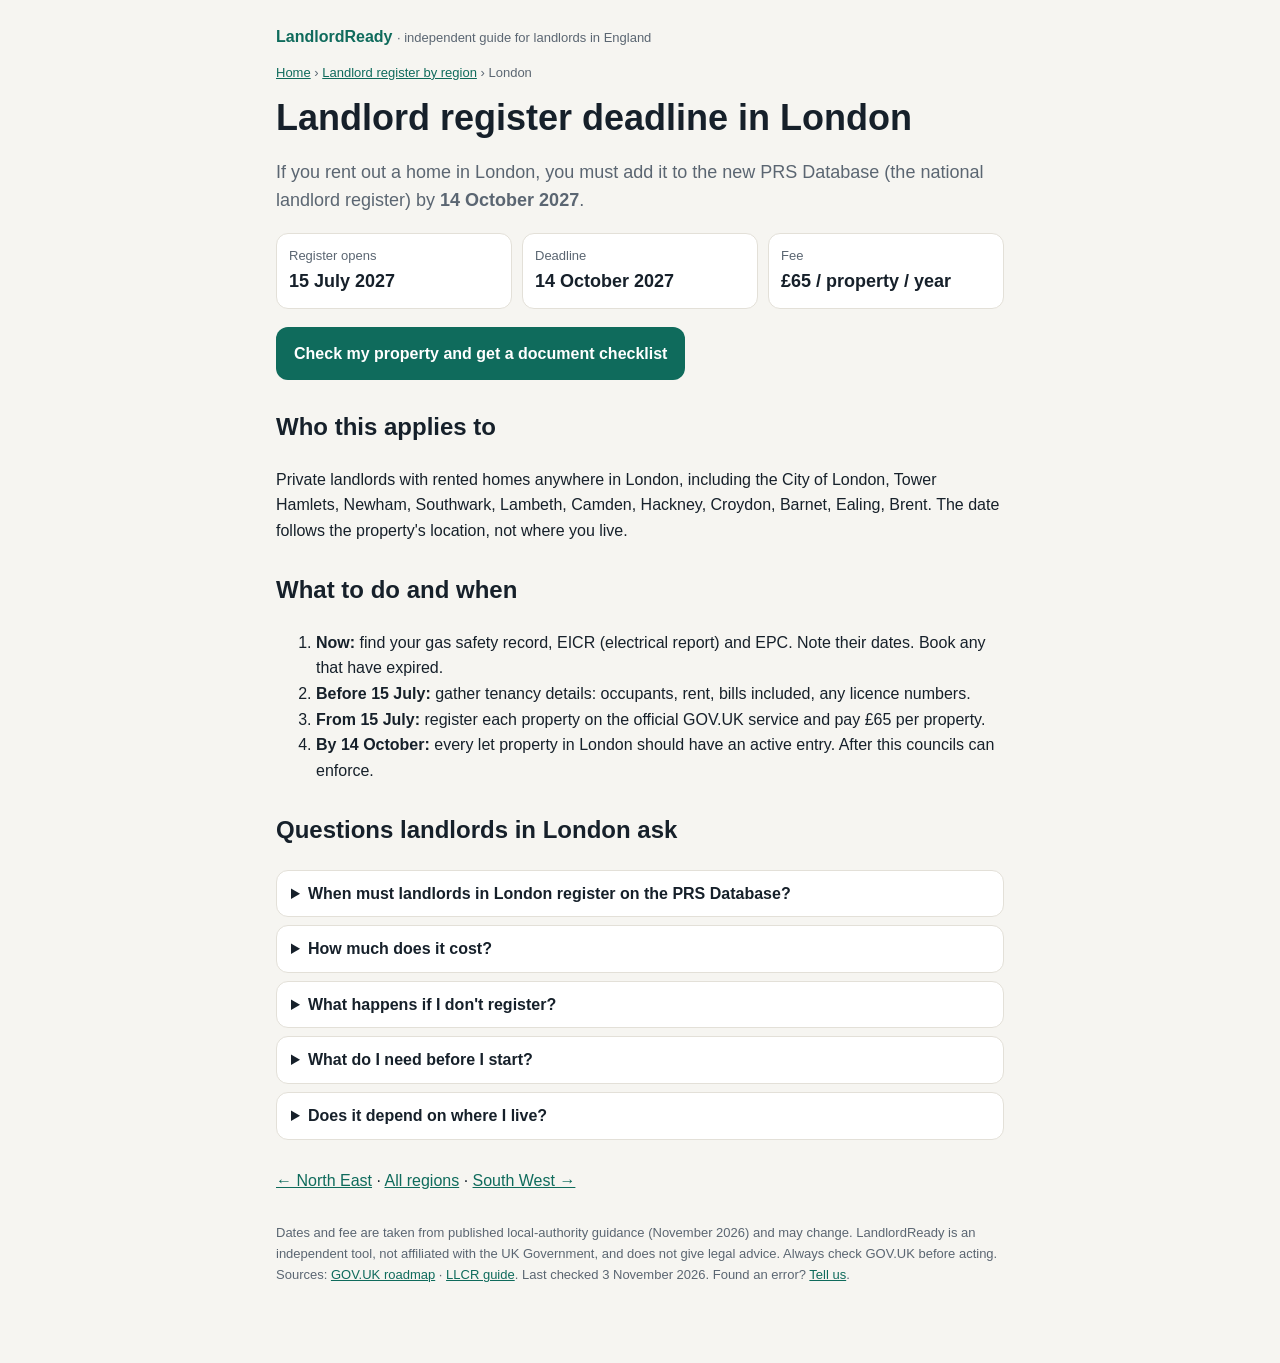
<file: register/london/index.html>
<!doctype html>
<html lang="en-GB"><head><meta charset="utf-8"><meta name="viewport" content="width=device-width,initial-scale=1">
<title>Landlord register deadline London: register by 14 October 2027</title>
<meta name="description" content="PRS Database for landlords in London: registration opens 15 July 2027 and must be done by 14 October 2027. £65 per property, penalties up to £7,000. Free checklist.">
<link rel="canonical" href="https://landlordready.github.io/register/london/">
<meta property="og:title" content="Landlord register deadline London: register by 14 October 2027"><meta property="og:description" content="PRS Database for landlords in London: registration opens 15 July 2027 and must be done by 14 October 2027. £65 per property, penalties up to £7,000. Free checklist."><meta property="og:url" content="https://landlordready.github.io/register/london/"><meta property="og:type" content="article">
<style>:root{--bg:#f6f5f1;--card:#fff;--ink:#16202a;--muted:#5b6672;--line:#e3e0d8;--accent:#0f6b5c}
*{box-sizing:border-box}body{margin:0;background:var(--bg);color:var(--ink);font:16px/1.6 -apple-system,BlinkMacSystemFont,"Segoe UI",Roboto,Helvetica,Arial,sans-serif}
.wrap{max-width:760px;margin:0 auto;padding:24px 16px 64px}a{color:var(--accent)}
.brand{font-weight:700;text-decoration:none}.muted{color:var(--muted)}.small{font-size:13px}.crumbs{color:var(--muted)}
h1{font-size:clamp(26px,5.5vw,36px);line-height:1.2;margin:10px 0}h2{margin-top:28px}.lead{font-size:18px;color:var(--muted)}
.dates{display:grid;grid-template-columns:repeat(3,1fr);gap:10px;margin:18px 0}.dates div{background:var(--card);border:1px solid var(--line);border-radius:12px;padding:12px}
.dates span{display:block;color:var(--muted);font-size:13px}.dates b{font-size:18px}
.btn{display:inline-block;background:var(--accent);color:#fff;font-weight:700;text-decoration:none;border-radius:12px;padding:14px 18px}
details{background:var(--card);border:1px solid var(--line);border-radius:12px;padding:10px 14px;margin:8px 0}summary{cursor:pointer;font-weight:600}
table{width:100%;border-collapse:collapse;background:var(--card)}th,td{text-align:left;padding:10px 8px;border-bottom:1px solid var(--line)}
.nav{margin-top:28px}footer{color:var(--muted);font-size:13px;margin-top:30px}
@media (max-width:520px){.dates{grid-template-columns:1fr}}
</style>
<script type="application/ld+json">{"@context": "https://schema.org", "@type": "FAQPage", "mainEntity": [{"@type": "Question", "name": "When must landlords in London register on the PRS Database?", "acceptedAnswer": {"@type": "Answer", "text": "The regulations start in London on 15 July 2027. You then have three months, so the deadline is 14 October 2027. You can register early."}}, {"@type": "Question", "name": "How much does it cost?", "acceptedAnswer": {"@type": "Answer", "text": "Published local-authority guidance says \u00a365 per property per year. The fee is per property, not per landlord, and is paid again on each annual renewal."}}, {"@type": "Question", "name": "What happens if I don't register?", "acceptedAnswer": {"@type": "Answer", "text": "Councils can issue a civil penalty of up to \u00a37,000 for letting or advertising without an active entry, and up to \u00a340,000 for repeated breaches or false information. Unregistered landlords are also limited in the possession grounds they can use."}}, {"@type": "Question", "name": "What do I need before I start?", "acceptedAnswer": {"@type": "Answer", "text": "Your contact details, the property address and type, number of bedrooms and occupants, rent and included bills, any HMO or selective licence number, your gas safety record date (if there is gas), your EICR expiry date and your EPC details."}}, {"@type": "Question", "name": "Does it depend on where I live?", "acceptedAnswer": {"@type": "Answer", "text": "No. It depends on where the rented property is. A landlord living elsewhere with a home in London follows the London dates."}}]}</script>
</head><body><div class="wrap">
<header><a class="brand" href="../../">LandlordReady</a> <span class="muted small">· independent guide for landlords in England</span></header>
<p class="crumbs small"><a href="../../">Home</a> › <a href="../">Landlord register by region</a> › London</p>
<h1>Landlord register deadline in London</h1>
<p class="lead">If you rent out a home in London, you must add it to the new PRS Database (the national landlord register) by <b>14 October 2027</b>.</p>
<div class="dates">
<div><span>Register opens</span><b>15 July 2027</b></div>
<div><span>Deadline</span><b>14 October 2027</b></div>
<div><span>Fee</span><b>£65 / property / year</b></div>
</div>
<p><a class="btn" href="../../?region=london">Check my property and get a document checklist</a></p>
<h2>Who this applies to</h2>
<p>Private landlords with rented homes anywhere in London, including the City of London, Tower Hamlets, Newham, Southwark, Lambeth, Camden, Hackney, Croydon, Barnet, Ealing, Brent. The date follows the property's location, not where you live.</p>
<h2>What to do and when</h2>
<ol>
<li><b>Now:</b> find your gas safety record, EICR (electrical report) and EPC. Note their dates. Book any that have expired.</li>
<li><b>Before 15 July:</b> gather tenancy details: occupants, rent, bills included, any licence numbers.</li>
<li><b>From 15 July:</b> register each property on the official GOV.UK service and pay £65 per property.</li>
<li><b>By 14 October:</b> every let property in London should have an active entry. After this councils can enforce.</li>
</ol>
<h2>Questions landlords in London ask</h2>
<details><summary>When must landlords in London register on the PRS Database?</summary><p>The regulations start in London on 15 July 2027. You then have three months, so the deadline is 14 October 2027. You can register early.</p></details><details><summary>How much does it cost?</summary><p>Published local-authority guidance says £65 per property per year. The fee is per property, not per landlord, and is paid again on each annual renewal.</p></details><details><summary>What happens if I don&#x27;t register?</summary><p>Councils can issue a civil penalty of up to £7,000 for letting or advertising without an active entry, and up to £40,000 for repeated breaches or false information. Unregistered landlords are also limited in the possession grounds they can use.</p></details><details><summary>What do I need before I start?</summary><p>Your contact details, the property address and type, number of bedrooms and occupants, rent and included bills, any HMO or selective licence number, your gas safety record date (if there is gas), your EICR expiry date and your EPC details.</p></details><details><summary>Does it depend on where I live?</summary><p>No. It depends on where the rented property is. A landlord living elsewhere with a home in London follows the London dates.</p></details>
<p class="nav"><a href="../north-east/">← North East</a> · <a href="../">All regions</a> · <a href="../south-west/">South West →</a></p>
<footer><p>Dates and fee are taken from published local-authority guidance (November 2026) and may change. LandlordReady is an independent tool, not affiliated with the UK Government, and does not give legal advice. Always check GOV.UK before acting. Sources: <a href="https://www.gov.uk/government/publications/renters-rights-act-2025-implementation-roadmap/implementing-the-renters-rights-act-2025-our-roadmap-for-reforming-the-private-rented-sector" rel="noopener" target="_blank">GOV.UK roadmap</a> · <a href="https://www.llcr.uk/articles/prs-database-what-landlords-need-to-register.html" rel="noopener" target="_blank">LLCR guide</a>. Last checked 3 November 2026. Found an error? <a href="mailto:technorb02@gmail.com?subject=LandlordReady%20error%20report">Tell us</a>.</p></footer>
</div></body></html>
</file>
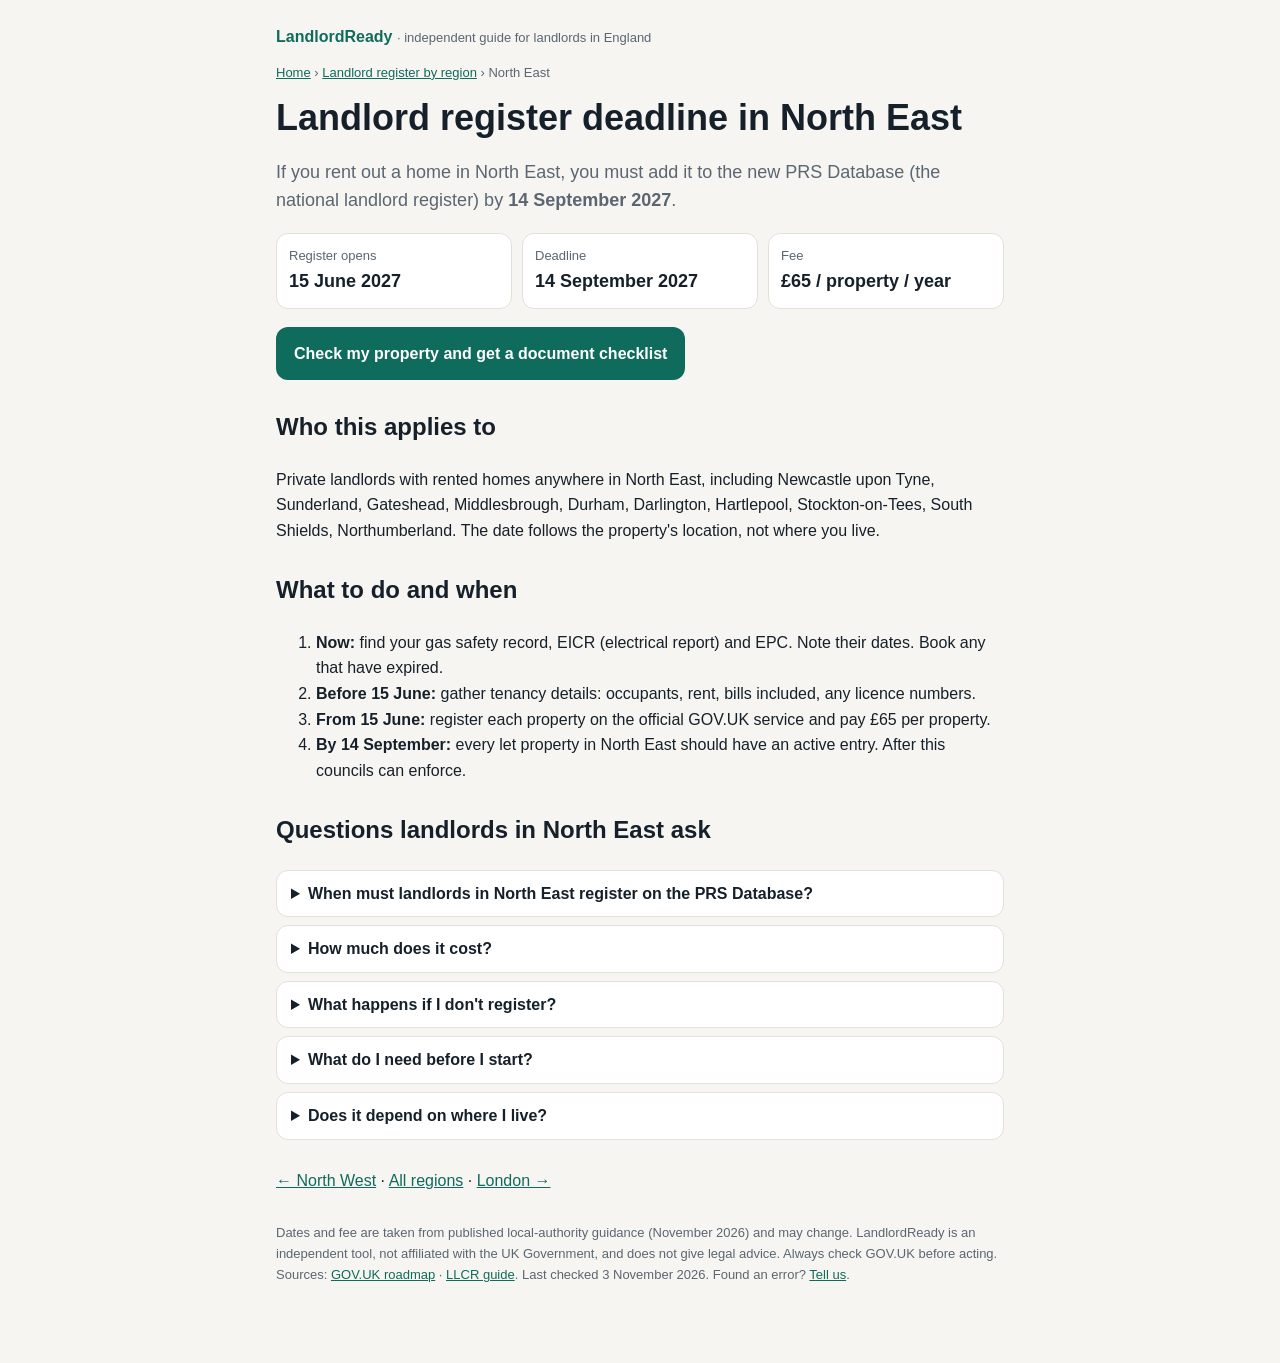
<file: register/north-east/index.html>
<!doctype html>
<html lang="en-GB"><head><meta charset="utf-8"><meta name="viewport" content="width=device-width,initial-scale=1">
<title>Landlord register deadline North East: register by 14 September 2027</title>
<meta name="description" content="PRS Database for landlords in North East: registration opens 15 June 2027 and must be done by 14 September 2027. £65 per property, penalties up to £7,000. Free checklist.">
<link rel="canonical" href="https://landlordready.github.io/register/north-east/">
<meta property="og:title" content="Landlord register deadline North East: register by 14 September 2027"><meta property="og:description" content="PRS Database for landlords in North East: registration opens 15 June 2027 and must be done by 14 September 2027. £65 per property, penalties up to £7,000. Free checklist."><meta property="og:url" content="https://landlordready.github.io/register/north-east/"><meta property="og:type" content="article">
<style>:root{--bg:#f6f5f1;--card:#fff;--ink:#16202a;--muted:#5b6672;--line:#e3e0d8;--accent:#0f6b5c}
*{box-sizing:border-box}body{margin:0;background:var(--bg);color:var(--ink);font:16px/1.6 -apple-system,BlinkMacSystemFont,"Segoe UI",Roboto,Helvetica,Arial,sans-serif}
.wrap{max-width:760px;margin:0 auto;padding:24px 16px 64px}a{color:var(--accent)}
.brand{font-weight:700;text-decoration:none}.muted{color:var(--muted)}.small{font-size:13px}.crumbs{color:var(--muted)}
h1{font-size:clamp(26px,5.5vw,36px);line-height:1.2;margin:10px 0}h2{margin-top:28px}.lead{font-size:18px;color:var(--muted)}
.dates{display:grid;grid-template-columns:repeat(3,1fr);gap:10px;margin:18px 0}.dates div{background:var(--card);border:1px solid var(--line);border-radius:12px;padding:12px}
.dates span{display:block;color:var(--muted);font-size:13px}.dates b{font-size:18px}
.btn{display:inline-block;background:var(--accent);color:#fff;font-weight:700;text-decoration:none;border-radius:12px;padding:14px 18px}
details{background:var(--card);border:1px solid var(--line);border-radius:12px;padding:10px 14px;margin:8px 0}summary{cursor:pointer;font-weight:600}
table{width:100%;border-collapse:collapse;background:var(--card)}th,td{text-align:left;padding:10px 8px;border-bottom:1px solid var(--line)}
.nav{margin-top:28px}footer{color:var(--muted);font-size:13px;margin-top:30px}
@media (max-width:520px){.dates{grid-template-columns:1fr}}
</style>
<script type="application/ld+json">{"@context": "https://schema.org", "@type": "FAQPage", "mainEntity": [{"@type": "Question", "name": "When must landlords in North East register on the PRS Database?", "acceptedAnswer": {"@type": "Answer", "text": "The regulations start in North East on 15 June 2027. You then have three months, so the deadline is 14 September 2027. You can register early."}}, {"@type": "Question", "name": "How much does it cost?", "acceptedAnswer": {"@type": "Answer", "text": "Published local-authority guidance says \u00a365 per property per year. The fee is per property, not per landlord, and is paid again on each annual renewal."}}, {"@type": "Question", "name": "What happens if I don't register?", "acceptedAnswer": {"@type": "Answer", "text": "Councils can issue a civil penalty of up to \u00a37,000 for letting or advertising without an active entry, and up to \u00a340,000 for repeated breaches or false information. Unregistered landlords are also limited in the possession grounds they can use."}}, {"@type": "Question", "name": "What do I need before I start?", "acceptedAnswer": {"@type": "Answer", "text": "Your contact details, the property address and type, number of bedrooms and occupants, rent and included bills, any HMO or selective licence number, your gas safety record date (if there is gas), your EICR expiry date and your EPC details."}}, {"@type": "Question", "name": "Does it depend on where I live?", "acceptedAnswer": {"@type": "Answer", "text": "No. It depends on where the rented property is. A landlord living elsewhere with a home in North East follows the North East dates."}}]}</script>
</head><body><div class="wrap">
<header><a class="brand" href="../../">LandlordReady</a> <span class="muted small">· independent guide for landlords in England</span></header>
<p class="crumbs small"><a href="../../">Home</a> › <a href="../">Landlord register by region</a> › North East</p>
<h1>Landlord register deadline in North East</h1>
<p class="lead">If you rent out a home in North East, you must add it to the new PRS Database (the national landlord register) by <b>14 September 2027</b>.</p>
<div class="dates">
<div><span>Register opens</span><b>15 June 2027</b></div>
<div><span>Deadline</span><b>14 September 2027</b></div>
<div><span>Fee</span><b>£65 / property / year</b></div>
</div>
<p><a class="btn" href="../../?region=north-east">Check my property and get a document checklist</a></p>
<h2>Who this applies to</h2>
<p>Private landlords with rented homes anywhere in North East, including Newcastle upon Tyne, Sunderland, Gateshead, Middlesbrough, Durham, Darlington, Hartlepool, Stockton-on-Tees, South Shields, Northumberland. The date follows the property's location, not where you live.</p>
<h2>What to do and when</h2>
<ol>
<li><b>Now:</b> find your gas safety record, EICR (electrical report) and EPC. Note their dates. Book any that have expired.</li>
<li><b>Before 15 June:</b> gather tenancy details: occupants, rent, bills included, any licence numbers.</li>
<li><b>From 15 June:</b> register each property on the official GOV.UK service and pay £65 per property.</li>
<li><b>By 14 September:</b> every let property in North East should have an active entry. After this councils can enforce.</li>
</ol>
<h2>Questions landlords in North East ask</h2>
<details><summary>When must landlords in North East register on the PRS Database?</summary><p>The regulations start in North East on 15 June 2027. You then have three months, so the deadline is 14 September 2027. You can register early.</p></details><details><summary>How much does it cost?</summary><p>Published local-authority guidance says £65 per property per year. The fee is per property, not per landlord, and is paid again on each annual renewal.</p></details><details><summary>What happens if I don&#x27;t register?</summary><p>Councils can issue a civil penalty of up to £7,000 for letting or advertising without an active entry, and up to £40,000 for repeated breaches or false information. Unregistered landlords are also limited in the possession grounds they can use.</p></details><details><summary>What do I need before I start?</summary><p>Your contact details, the property address and type, number of bedrooms and occupants, rent and included bills, any HMO or selective licence number, your gas safety record date (if there is gas), your EICR expiry date and your EPC details.</p></details><details><summary>Does it depend on where I live?</summary><p>No. It depends on where the rented property is. A landlord living elsewhere with a home in North East follows the North East dates.</p></details>
<p class="nav"><a href="../north-west/">← North West</a> · <a href="../">All regions</a> · <a href="../london/">London →</a></p>
<footer><p>Dates and fee are taken from published local-authority guidance (November 2026) and may change. LandlordReady is an independent tool, not affiliated with the UK Government, and does not give legal advice. Always check GOV.UK before acting. Sources: <a href="https://www.gov.uk/government/publications/renters-rights-act-2025-implementation-roadmap/implementing-the-renters-rights-act-2025-our-roadmap-for-reforming-the-private-rented-sector" rel="noopener" target="_blank">GOV.UK roadmap</a> · <a href="https://www.llcr.uk/articles/prs-database-what-landlords-need-to-register.html" rel="noopener" target="_blank">LLCR guide</a>. Last checked 3 November 2026. Found an error? <a href="mailto:technorb02@gmail.com?subject=LandlordReady%20error%20report">Tell us</a>.</p></footer>
</div></body></html>
</file>
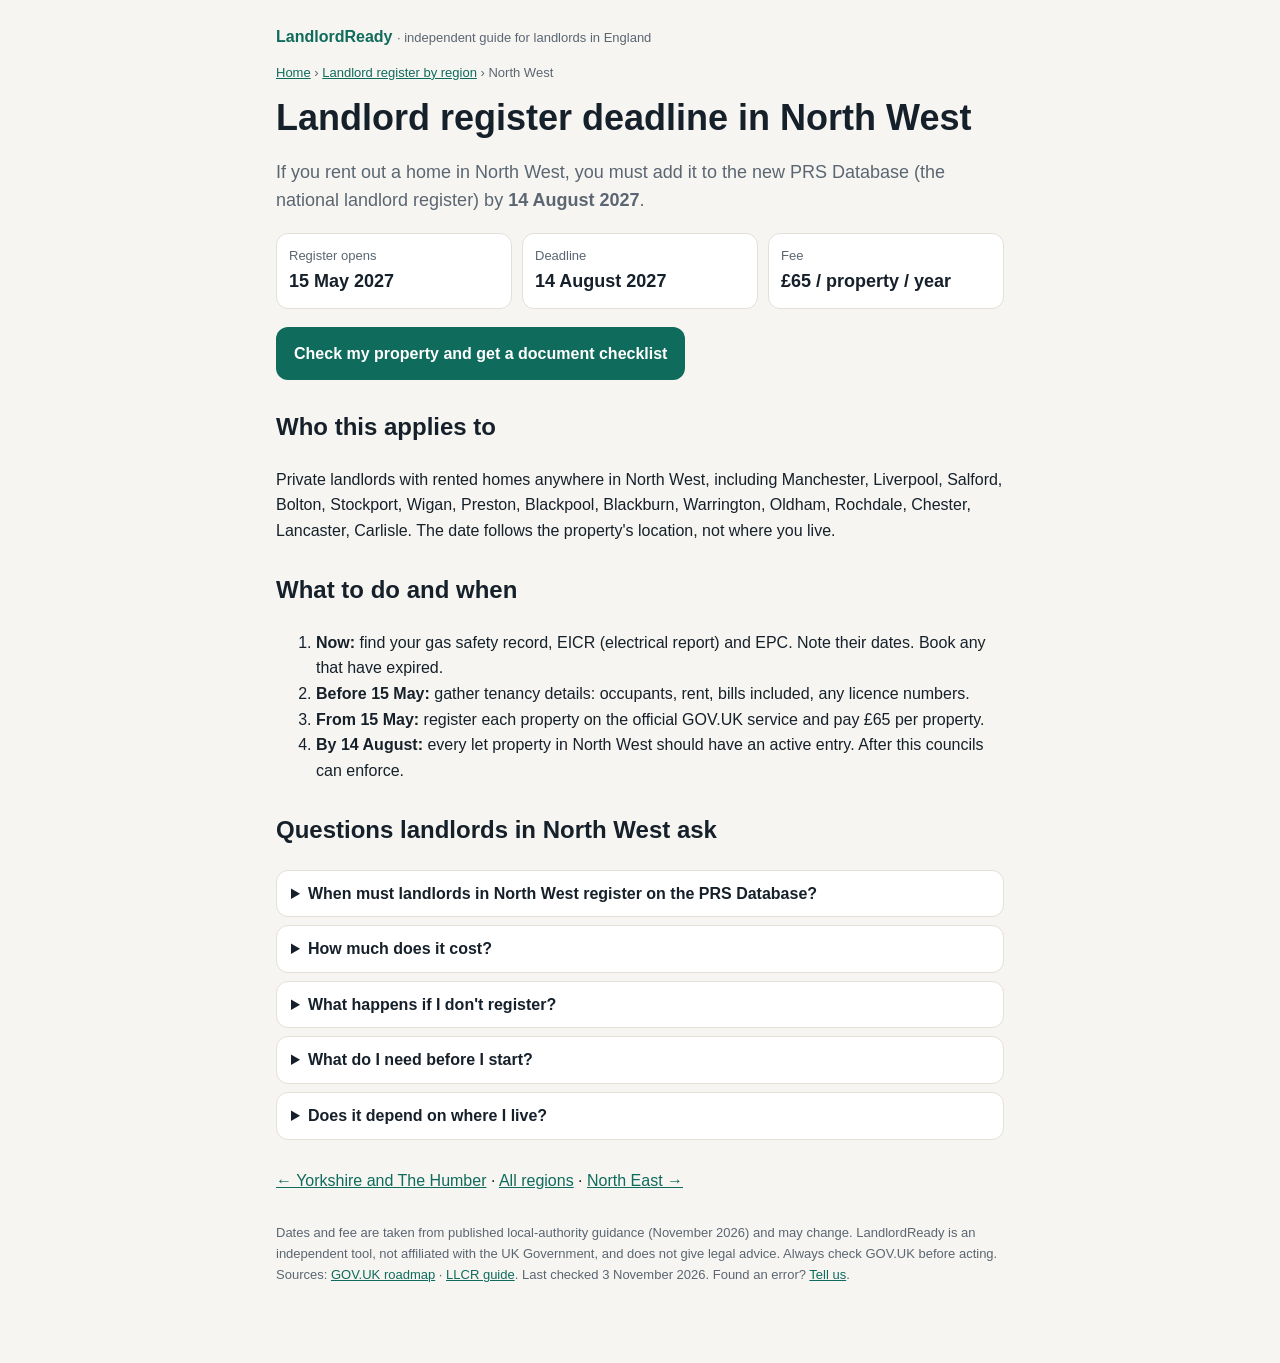
<file: register/north-west/index.html>
<!doctype html>
<html lang="en-GB"><head><meta charset="utf-8"><meta name="viewport" content="width=device-width,initial-scale=1">
<title>Landlord register deadline North West: register by 14 August 2027</title>
<meta name="description" content="PRS Database for landlords in North West: registration opens 15 May 2027 and must be done by 14 August 2027. £65 per property, penalties up to £7,000. Free checklist.">
<link rel="canonical" href="https://landlordready.github.io/register/north-west/">
<meta property="og:title" content="Landlord register deadline North West: register by 14 August 2027"><meta property="og:description" content="PRS Database for landlords in North West: registration opens 15 May 2027 and must be done by 14 August 2027. £65 per property, penalties up to £7,000. Free checklist."><meta property="og:url" content="https://landlordready.github.io/register/north-west/"><meta property="og:type" content="article">
<style>:root{--bg:#f6f5f1;--card:#fff;--ink:#16202a;--muted:#5b6672;--line:#e3e0d8;--accent:#0f6b5c}
*{box-sizing:border-box}body{margin:0;background:var(--bg);color:var(--ink);font:16px/1.6 -apple-system,BlinkMacSystemFont,"Segoe UI",Roboto,Helvetica,Arial,sans-serif}
.wrap{max-width:760px;margin:0 auto;padding:24px 16px 64px}a{color:var(--accent)}
.brand{font-weight:700;text-decoration:none}.muted{color:var(--muted)}.small{font-size:13px}.crumbs{color:var(--muted)}
h1{font-size:clamp(26px,5.5vw,36px);line-height:1.2;margin:10px 0}h2{margin-top:28px}.lead{font-size:18px;color:var(--muted)}
.dates{display:grid;grid-template-columns:repeat(3,1fr);gap:10px;margin:18px 0}.dates div{background:var(--card);border:1px solid var(--line);border-radius:12px;padding:12px}
.dates span{display:block;color:var(--muted);font-size:13px}.dates b{font-size:18px}
.btn{display:inline-block;background:var(--accent);color:#fff;font-weight:700;text-decoration:none;border-radius:12px;padding:14px 18px}
details{background:var(--card);border:1px solid var(--line);border-radius:12px;padding:10px 14px;margin:8px 0}summary{cursor:pointer;font-weight:600}
table{width:100%;border-collapse:collapse;background:var(--card)}th,td{text-align:left;padding:10px 8px;border-bottom:1px solid var(--line)}
.nav{margin-top:28px}footer{color:var(--muted);font-size:13px;margin-top:30px}
@media (max-width:520px){.dates{grid-template-columns:1fr}}
</style>
<script type="application/ld+json">{"@context": "https://schema.org", "@type": "FAQPage", "mainEntity": [{"@type": "Question", "name": "When must landlords in North West register on the PRS Database?", "acceptedAnswer": {"@type": "Answer", "text": "The regulations start in North West on 15 May 2027. You then have three months, so the deadline is 14 August 2027. You can register early."}}, {"@type": "Question", "name": "How much does it cost?", "acceptedAnswer": {"@type": "Answer", "text": "Published local-authority guidance says \u00a365 per property per year. The fee is per property, not per landlord, and is paid again on each annual renewal."}}, {"@type": "Question", "name": "What happens if I don't register?", "acceptedAnswer": {"@type": "Answer", "text": "Councils can issue a civil penalty of up to \u00a37,000 for letting or advertising without an active entry, and up to \u00a340,000 for repeated breaches or false information. Unregistered landlords are also limited in the possession grounds they can use."}}, {"@type": "Question", "name": "What do I need before I start?", "acceptedAnswer": {"@type": "Answer", "text": "Your contact details, the property address and type, number of bedrooms and occupants, rent and included bills, any HMO or selective licence number, your gas safety record date (if there is gas), your EICR expiry date and your EPC details."}}, {"@type": "Question", "name": "Does it depend on where I live?", "acceptedAnswer": {"@type": "Answer", "text": "No. It depends on where the rented property is. A landlord living elsewhere with a home in North West follows the North West dates."}}]}</script>
</head><body><div class="wrap">
<header><a class="brand" href="../../">LandlordReady</a> <span class="muted small">· independent guide for landlords in England</span></header>
<p class="crumbs small"><a href="../../">Home</a> › <a href="../">Landlord register by region</a> › North West</p>
<h1>Landlord register deadline in North West</h1>
<p class="lead">If you rent out a home in North West, you must add it to the new PRS Database (the national landlord register) by <b>14 August 2027</b>.</p>
<div class="dates">
<div><span>Register opens</span><b>15 May 2027</b></div>
<div><span>Deadline</span><b>14 August 2027</b></div>
<div><span>Fee</span><b>£65 / property / year</b></div>
</div>
<p><a class="btn" href="../../?region=north-west">Check my property and get a document checklist</a></p>
<h2>Who this applies to</h2>
<p>Private landlords with rented homes anywhere in North West, including Manchester, Liverpool, Salford, Bolton, Stockport, Wigan, Preston, Blackpool, Blackburn, Warrington, Oldham, Rochdale, Chester, Lancaster, Carlisle. The date follows the property's location, not where you live.</p>
<h2>What to do and when</h2>
<ol>
<li><b>Now:</b> find your gas safety record, EICR (electrical report) and EPC. Note their dates. Book any that have expired.</li>
<li><b>Before 15 May:</b> gather tenancy details: occupants, rent, bills included, any licence numbers.</li>
<li><b>From 15 May:</b> register each property on the official GOV.UK service and pay £65 per property.</li>
<li><b>By 14 August:</b> every let property in North West should have an active entry. After this councils can enforce.</li>
</ol>
<h2>Questions landlords in North West ask</h2>
<details><summary>When must landlords in North West register on the PRS Database?</summary><p>The regulations start in North West on 15 May 2027. You then have three months, so the deadline is 14 August 2027. You can register early.</p></details><details><summary>How much does it cost?</summary><p>Published local-authority guidance says £65 per property per year. The fee is per property, not per landlord, and is paid again on each annual renewal.</p></details><details><summary>What happens if I don&#x27;t register?</summary><p>Councils can issue a civil penalty of up to £7,000 for letting or advertising without an active entry, and up to £40,000 for repeated breaches or false information. Unregistered landlords are also limited in the possession grounds they can use.</p></details><details><summary>What do I need before I start?</summary><p>Your contact details, the property address and type, number of bedrooms and occupants, rent and included bills, any HMO or selective licence number, your gas safety record date (if there is gas), your EICR expiry date and your EPC details.</p></details><details><summary>Does it depend on where I live?</summary><p>No. It depends on where the rented property is. A landlord living elsewhere with a home in North West follows the North West dates.</p></details>
<p class="nav"><a href="../yorkshire-and-the-humber/">← Yorkshire and The Humber</a> · <a href="../">All regions</a> · <a href="../north-east/">North East →</a></p>
<footer><p>Dates and fee are taken from published local-authority guidance (November 2026) and may change. LandlordReady is an independent tool, not affiliated with the UK Government, and does not give legal advice. Always check GOV.UK before acting. Sources: <a href="https://www.gov.uk/government/publications/renters-rights-act-2025-implementation-roadmap/implementing-the-renters-rights-act-2025-our-roadmap-for-reforming-the-private-rented-sector" rel="noopener" target="_blank">GOV.UK roadmap</a> · <a href="https://www.llcr.uk/articles/prs-database-what-landlords-need-to-register.html" rel="noopener" target="_blank">LLCR guide</a>. Last checked 3 November 2026. Found an error? <a href="mailto:technorb02@gmail.com?subject=LandlordReady%20error%20report">Tell us</a>.</p></footer>
</div></body></html>
</file>
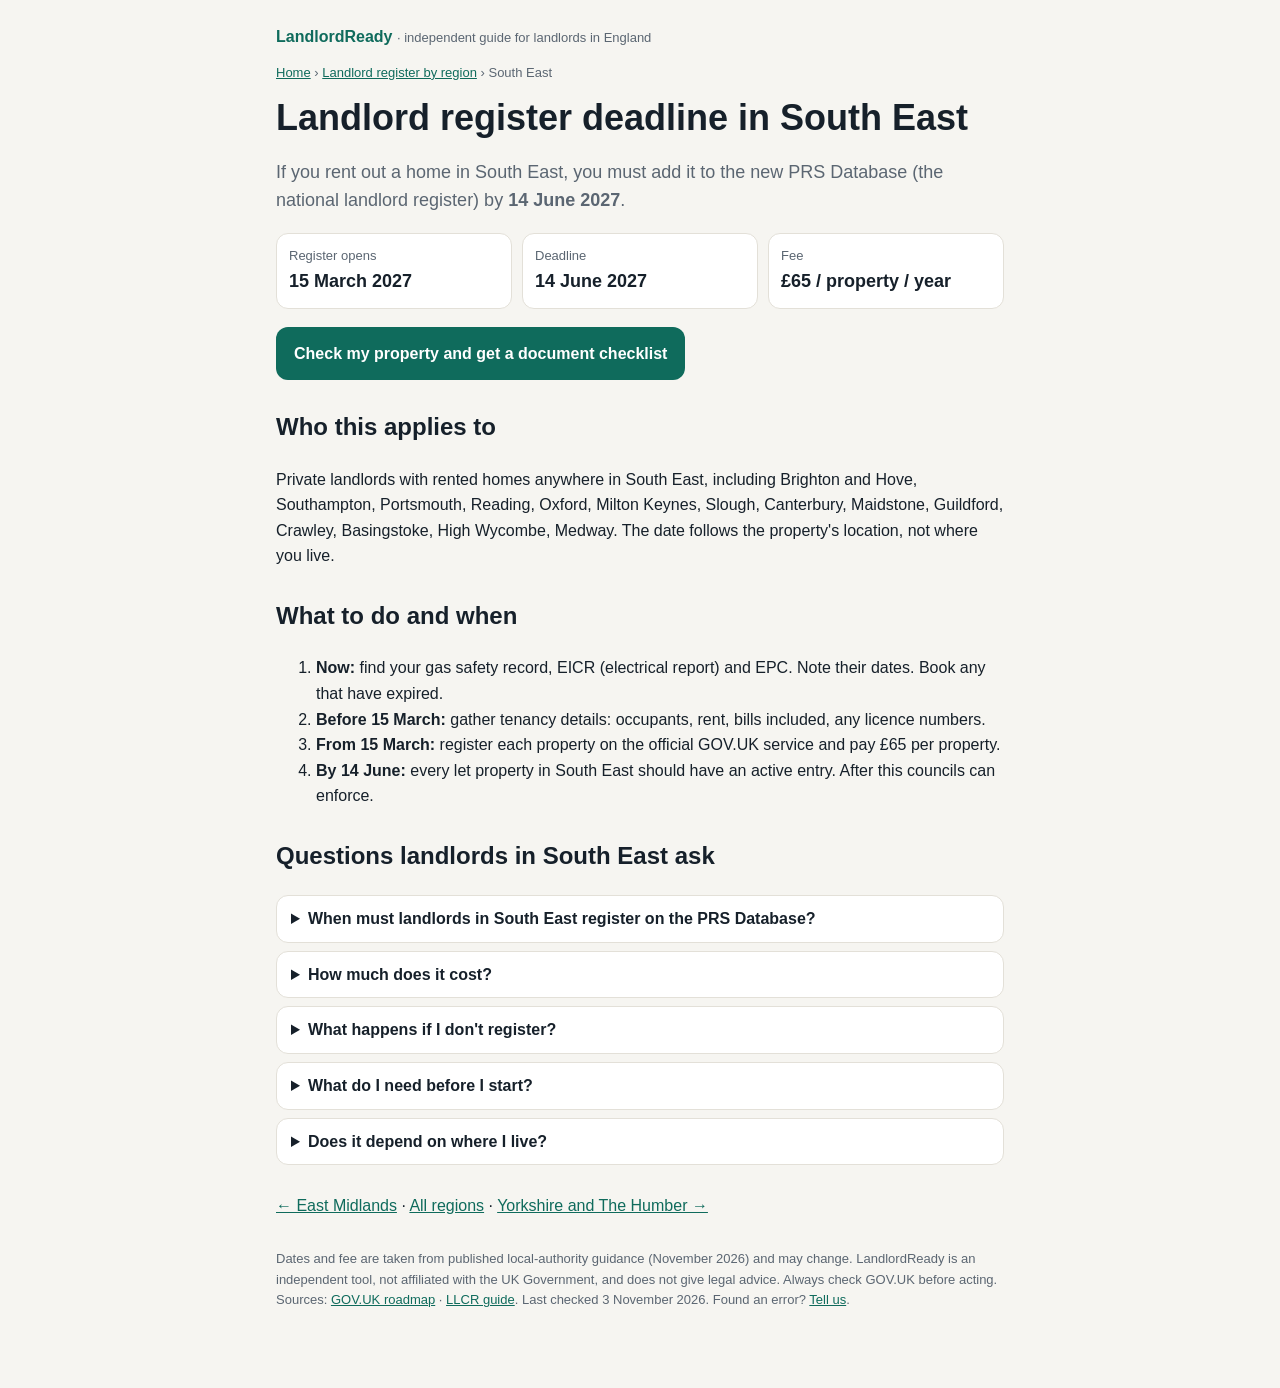
<file: register/south-east/index.html>
<!doctype html>
<html lang="en-GB"><head><meta charset="utf-8"><meta name="viewport" content="width=device-width,initial-scale=1">
<title>Landlord register deadline South East: register by 14 June 2027</title>
<meta name="description" content="PRS Database for landlords in South East: registration opens 15 March 2027 and must be done by 14 June 2027. £65 per property, penalties up to £7,000. Free checklist.">
<link rel="canonical" href="https://landlordready.github.io/register/south-east/">
<meta property="og:title" content="Landlord register deadline South East: register by 14 June 2027"><meta property="og:description" content="PRS Database for landlords in South East: registration opens 15 March 2027 and must be done by 14 June 2027. £65 per property, penalties up to £7,000. Free checklist."><meta property="og:url" content="https://landlordready.github.io/register/south-east/"><meta property="og:type" content="article">
<style>:root{--bg:#f6f5f1;--card:#fff;--ink:#16202a;--muted:#5b6672;--line:#e3e0d8;--accent:#0f6b5c}
*{box-sizing:border-box}body{margin:0;background:var(--bg);color:var(--ink);font:16px/1.6 -apple-system,BlinkMacSystemFont,"Segoe UI",Roboto,Helvetica,Arial,sans-serif}
.wrap{max-width:760px;margin:0 auto;padding:24px 16px 64px}a{color:var(--accent)}
.brand{font-weight:700;text-decoration:none}.muted{color:var(--muted)}.small{font-size:13px}.crumbs{color:var(--muted)}
h1{font-size:clamp(26px,5.5vw,36px);line-height:1.2;margin:10px 0}h2{margin-top:28px}.lead{font-size:18px;color:var(--muted)}
.dates{display:grid;grid-template-columns:repeat(3,1fr);gap:10px;margin:18px 0}.dates div{background:var(--card);border:1px solid var(--line);border-radius:12px;padding:12px}
.dates span{display:block;color:var(--muted);font-size:13px}.dates b{font-size:18px}
.btn{display:inline-block;background:var(--accent);color:#fff;font-weight:700;text-decoration:none;border-radius:12px;padding:14px 18px}
details{background:var(--card);border:1px solid var(--line);border-radius:12px;padding:10px 14px;margin:8px 0}summary{cursor:pointer;font-weight:600}
table{width:100%;border-collapse:collapse;background:var(--card)}th,td{text-align:left;padding:10px 8px;border-bottom:1px solid var(--line)}
.nav{margin-top:28px}footer{color:var(--muted);font-size:13px;margin-top:30px}
@media (max-width:520px){.dates{grid-template-columns:1fr}}
</style>
<script type="application/ld+json">{"@context": "https://schema.org", "@type": "FAQPage", "mainEntity": [{"@type": "Question", "name": "When must landlords in South East register on the PRS Database?", "acceptedAnswer": {"@type": "Answer", "text": "The regulations start in South East on 15 March 2027. You then have three months, so the deadline is 14 June 2027. You can register early."}}, {"@type": "Question", "name": "How much does it cost?", "acceptedAnswer": {"@type": "Answer", "text": "Published local-authority guidance says \u00a365 per property per year. The fee is per property, not per landlord, and is paid again on each annual renewal."}}, {"@type": "Question", "name": "What happens if I don't register?", "acceptedAnswer": {"@type": "Answer", "text": "Councils can issue a civil penalty of up to \u00a37,000 for letting or advertising without an active entry, and up to \u00a340,000 for repeated breaches or false information. Unregistered landlords are also limited in the possession grounds they can use."}}, {"@type": "Question", "name": "What do I need before I start?", "acceptedAnswer": {"@type": "Answer", "text": "Your contact details, the property address and type, number of bedrooms and occupants, rent and included bills, any HMO or selective licence number, your gas safety record date (if there is gas), your EICR expiry date and your EPC details."}}, {"@type": "Question", "name": "Does it depend on where I live?", "acceptedAnswer": {"@type": "Answer", "text": "No. It depends on where the rented property is. A landlord living elsewhere with a home in South East follows the South East dates."}}]}</script>
</head><body><div class="wrap">
<header><a class="brand" href="../../">LandlordReady</a> <span class="muted small">· independent guide for landlords in England</span></header>
<p class="crumbs small"><a href="../../">Home</a> › <a href="../">Landlord register by region</a> › South East</p>
<h1>Landlord register deadline in South East</h1>
<p class="lead">If you rent out a home in South East, you must add it to the new PRS Database (the national landlord register) by <b>14 June 2027</b>.</p>
<div class="dates">
<div><span>Register opens</span><b>15 March 2027</b></div>
<div><span>Deadline</span><b>14 June 2027</b></div>
<div><span>Fee</span><b>£65 / property / year</b></div>
</div>
<p><a class="btn" href="../../?region=south-east">Check my property and get a document checklist</a></p>
<h2>Who this applies to</h2>
<p>Private landlords with rented homes anywhere in South East, including Brighton and Hove, Southampton, Portsmouth, Reading, Oxford, Milton Keynes, Slough, Canterbury, Maidstone, Guildford, Crawley, Basingstoke, High Wycombe, Medway. The date follows the property's location, not where you live.</p>
<h2>What to do and when</h2>
<ol>
<li><b>Now:</b> find your gas safety record, EICR (electrical report) and EPC. Note their dates. Book any that have expired.</li>
<li><b>Before 15 March:</b> gather tenancy details: occupants, rent, bills included, any licence numbers.</li>
<li><b>From 15 March:</b> register each property on the official GOV.UK service and pay £65 per property.</li>
<li><b>By 14 June:</b> every let property in South East should have an active entry. After this councils can enforce.</li>
</ol>
<h2>Questions landlords in South East ask</h2>
<details><summary>When must landlords in South East register on the PRS Database?</summary><p>The regulations start in South East on 15 March 2027. You then have three months, so the deadline is 14 June 2027. You can register early.</p></details><details><summary>How much does it cost?</summary><p>Published local-authority guidance says £65 per property per year. The fee is per property, not per landlord, and is paid again on each annual renewal.</p></details><details><summary>What happens if I don&#x27;t register?</summary><p>Councils can issue a civil penalty of up to £7,000 for letting or advertising without an active entry, and up to £40,000 for repeated breaches or false information. Unregistered landlords are also limited in the possession grounds they can use.</p></details><details><summary>What do I need before I start?</summary><p>Your contact details, the property address and type, number of bedrooms and occupants, rent and included bills, any HMO or selective licence number, your gas safety record date (if there is gas), your EICR expiry date and your EPC details.</p></details><details><summary>Does it depend on where I live?</summary><p>No. It depends on where the rented property is. A landlord living elsewhere with a home in South East follows the South East dates.</p></details>
<p class="nav"><a href="../east-midlands/">← East Midlands</a> · <a href="../">All regions</a> · <a href="../yorkshire-and-the-humber/">Yorkshire and The Humber →</a></p>
<footer><p>Dates and fee are taken from published local-authority guidance (November 2026) and may change. LandlordReady is an independent tool, not affiliated with the UK Government, and does not give legal advice. Always check GOV.UK before acting. Sources: <a href="https://www.gov.uk/government/publications/renters-rights-act-2025-implementation-roadmap/implementing-the-renters-rights-act-2025-our-roadmap-for-reforming-the-private-rented-sector" rel="noopener" target="_blank">GOV.UK roadmap</a> · <a href="https://www.llcr.uk/articles/prs-database-what-landlords-need-to-register.html" rel="noopener" target="_blank">LLCR guide</a>. Last checked 3 November 2026. Found an error? <a href="mailto:technorb02@gmail.com?subject=LandlordReady%20error%20report">Tell us</a>.</p></footer>
</div></body></html>
</file>
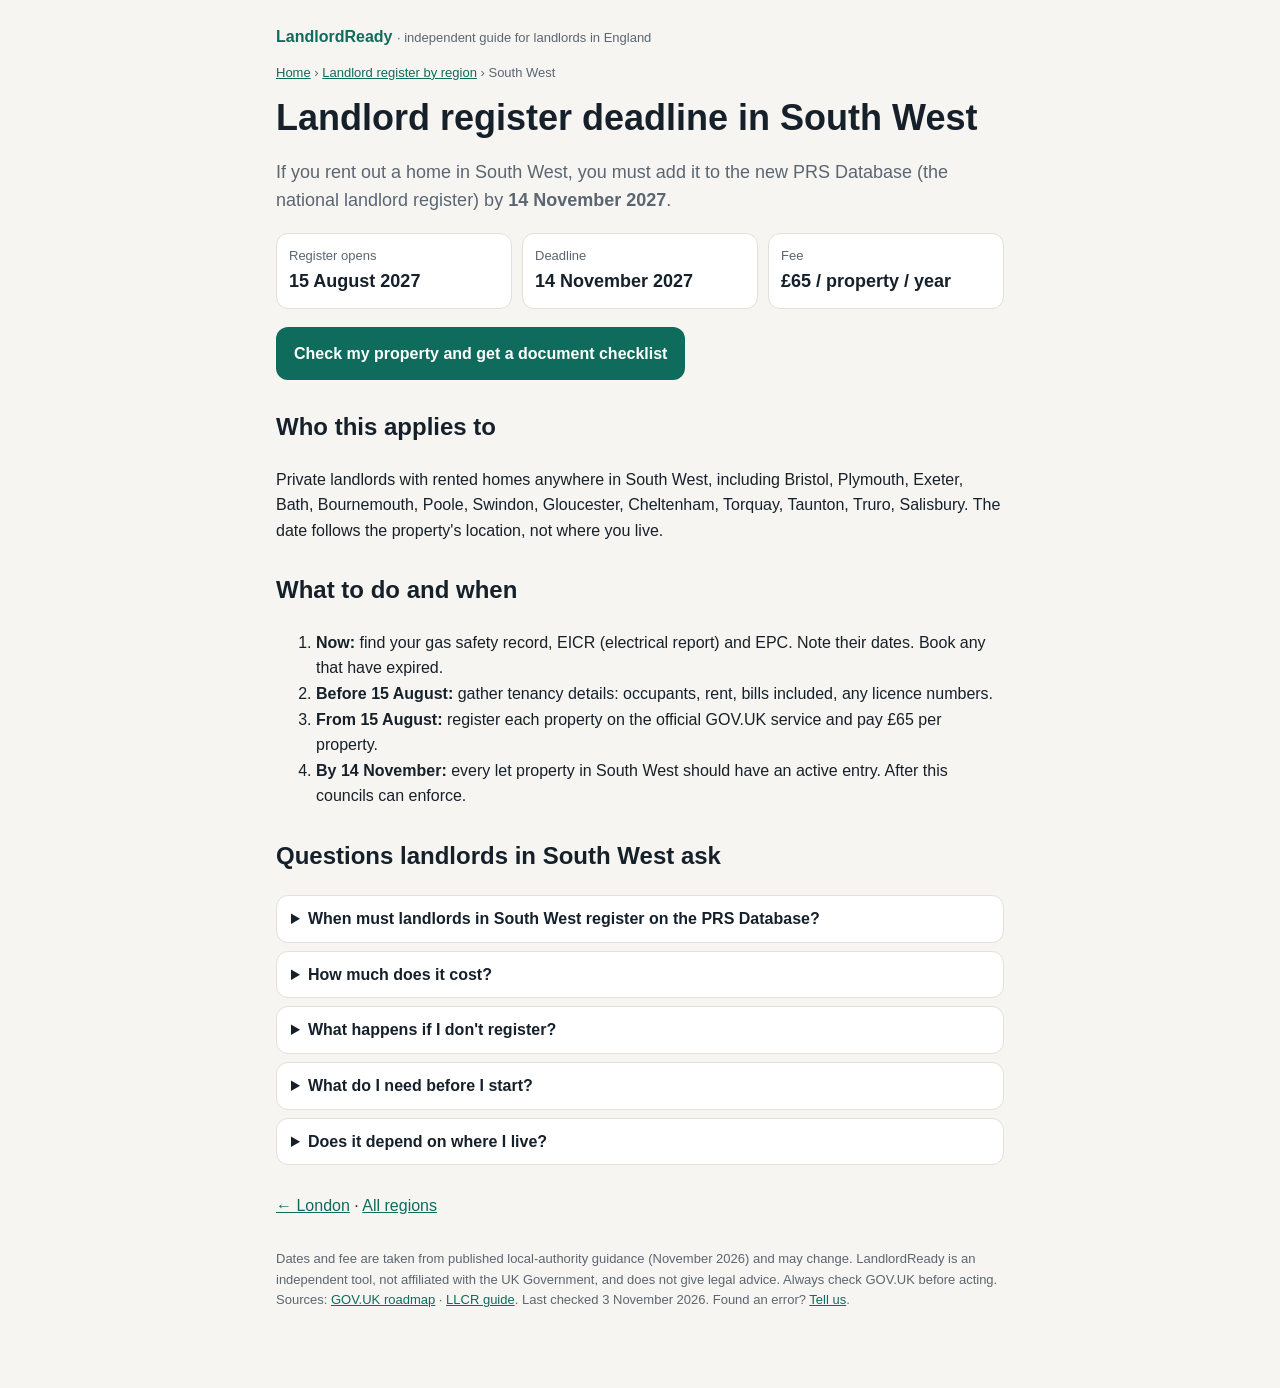
<file: register/south-west/index.html>
<!doctype html>
<html lang="en-GB"><head><meta charset="utf-8"><meta name="viewport" content="width=device-width,initial-scale=1">
<title>Landlord register deadline South West: register by 14 November 2027</title>
<meta name="description" content="PRS Database for landlords in South West: registration opens 15 August 2027 and must be done by 14 November 2027. £65 per property, penalties up to £7,000. Free checklist.">
<link rel="canonical" href="https://landlordready.github.io/register/south-west/">
<meta property="og:title" content="Landlord register deadline South West: register by 14 November 2027"><meta property="og:description" content="PRS Database for landlords in South West: registration opens 15 August 2027 and must be done by 14 November 2027. £65 per property, penalties up to £7,000. Free checklist."><meta property="og:url" content="https://landlordready.github.io/register/south-west/"><meta property="og:type" content="article">
<style>:root{--bg:#f6f5f1;--card:#fff;--ink:#16202a;--muted:#5b6672;--line:#e3e0d8;--accent:#0f6b5c}
*{box-sizing:border-box}body{margin:0;background:var(--bg);color:var(--ink);font:16px/1.6 -apple-system,BlinkMacSystemFont,"Segoe UI",Roboto,Helvetica,Arial,sans-serif}
.wrap{max-width:760px;margin:0 auto;padding:24px 16px 64px}a{color:var(--accent)}
.brand{font-weight:700;text-decoration:none}.muted{color:var(--muted)}.small{font-size:13px}.crumbs{color:var(--muted)}
h1{font-size:clamp(26px,5.5vw,36px);line-height:1.2;margin:10px 0}h2{margin-top:28px}.lead{font-size:18px;color:var(--muted)}
.dates{display:grid;grid-template-columns:repeat(3,1fr);gap:10px;margin:18px 0}.dates div{background:var(--card);border:1px solid var(--line);border-radius:12px;padding:12px}
.dates span{display:block;color:var(--muted);font-size:13px}.dates b{font-size:18px}
.btn{display:inline-block;background:var(--accent);color:#fff;font-weight:700;text-decoration:none;border-radius:12px;padding:14px 18px}
details{background:var(--card);border:1px solid var(--line);border-radius:12px;padding:10px 14px;margin:8px 0}summary{cursor:pointer;font-weight:600}
table{width:100%;border-collapse:collapse;background:var(--card)}th,td{text-align:left;padding:10px 8px;border-bottom:1px solid var(--line)}
.nav{margin-top:28px}footer{color:var(--muted);font-size:13px;margin-top:30px}
@media (max-width:520px){.dates{grid-template-columns:1fr}}
</style>
<script type="application/ld+json">{"@context": "https://schema.org", "@type": "FAQPage", "mainEntity": [{"@type": "Question", "name": "When must landlords in South West register on the PRS Database?", "acceptedAnswer": {"@type": "Answer", "text": "The regulations start in South West on 15 August 2027. You then have three months, so the deadline is 14 November 2027. You can register early."}}, {"@type": "Question", "name": "How much does it cost?", "acceptedAnswer": {"@type": "Answer", "text": "Published local-authority guidance says \u00a365 per property per year. The fee is per property, not per landlord, and is paid again on each annual renewal."}}, {"@type": "Question", "name": "What happens if I don't register?", "acceptedAnswer": {"@type": "Answer", "text": "Councils can issue a civil penalty of up to \u00a37,000 for letting or advertising without an active entry, and up to \u00a340,000 for repeated breaches or false information. Unregistered landlords are also limited in the possession grounds they can use."}}, {"@type": "Question", "name": "What do I need before I start?", "acceptedAnswer": {"@type": "Answer", "text": "Your contact details, the property address and type, number of bedrooms and occupants, rent and included bills, any HMO or selective licence number, your gas safety record date (if there is gas), your EICR expiry date and your EPC details."}}, {"@type": "Question", "name": "Does it depend on where I live?", "acceptedAnswer": {"@type": "Answer", "text": "No. It depends on where the rented property is. A landlord living elsewhere with a home in South West follows the South West dates."}}]}</script>
</head><body><div class="wrap">
<header><a class="brand" href="../../">LandlordReady</a> <span class="muted small">· independent guide for landlords in England</span></header>
<p class="crumbs small"><a href="../../">Home</a> › <a href="../">Landlord register by region</a> › South West</p>
<h1>Landlord register deadline in South West</h1>
<p class="lead">If you rent out a home in South West, you must add it to the new PRS Database (the national landlord register) by <b>14 November 2027</b>.</p>
<div class="dates">
<div><span>Register opens</span><b>15 August 2027</b></div>
<div><span>Deadline</span><b>14 November 2027</b></div>
<div><span>Fee</span><b>£65 / property / year</b></div>
</div>
<p><a class="btn" href="../../?region=south-west">Check my property and get a document checklist</a></p>
<h2>Who this applies to</h2>
<p>Private landlords with rented homes anywhere in South West, including Bristol, Plymouth, Exeter, Bath, Bournemouth, Poole, Swindon, Gloucester, Cheltenham, Torquay, Taunton, Truro, Salisbury. The date follows the property's location, not where you live.</p>
<h2>What to do and when</h2>
<ol>
<li><b>Now:</b> find your gas safety record, EICR (electrical report) and EPC. Note their dates. Book any that have expired.</li>
<li><b>Before 15 August:</b> gather tenancy details: occupants, rent, bills included, any licence numbers.</li>
<li><b>From 15 August:</b> register each property on the official GOV.UK service and pay £65 per property.</li>
<li><b>By 14 November:</b> every let property in South West should have an active entry. After this councils can enforce.</li>
</ol>
<h2>Questions landlords in South West ask</h2>
<details><summary>When must landlords in South West register on the PRS Database?</summary><p>The regulations start in South West on 15 August 2027. You then have three months, so the deadline is 14 November 2027. You can register early.</p></details><details><summary>How much does it cost?</summary><p>Published local-authority guidance says £65 per property per year. The fee is per property, not per landlord, and is paid again on each annual renewal.</p></details><details><summary>What happens if I don&#x27;t register?</summary><p>Councils can issue a civil penalty of up to £7,000 for letting or advertising without an active entry, and up to £40,000 for repeated breaches or false information. Unregistered landlords are also limited in the possession grounds they can use.</p></details><details><summary>What do I need before I start?</summary><p>Your contact details, the property address and type, number of bedrooms and occupants, rent and included bills, any HMO or selective licence number, your gas safety record date (if there is gas), your EICR expiry date and your EPC details.</p></details><details><summary>Does it depend on where I live?</summary><p>No. It depends on where the rented property is. A landlord living elsewhere with a home in South West follows the South West dates.</p></details>
<p class="nav"><a href="../london/">← London</a> · <a href="../">All regions</a></p>
<footer><p>Dates and fee are taken from published local-authority guidance (November 2026) and may change. LandlordReady is an independent tool, not affiliated with the UK Government, and does not give legal advice. Always check GOV.UK before acting. Sources: <a href="https://www.gov.uk/government/publications/renters-rights-act-2025-implementation-roadmap/implementing-the-renters-rights-act-2025-our-roadmap-for-reforming-the-private-rented-sector" rel="noopener" target="_blank">GOV.UK roadmap</a> · <a href="https://www.llcr.uk/articles/prs-database-what-landlords-need-to-register.html" rel="noopener" target="_blank">LLCR guide</a>. Last checked 3 November 2026. Found an error? <a href="mailto:technorb02@gmail.com?subject=LandlordReady%20error%20report">Tell us</a>.</p></footer>
</div></body></html>
</file>
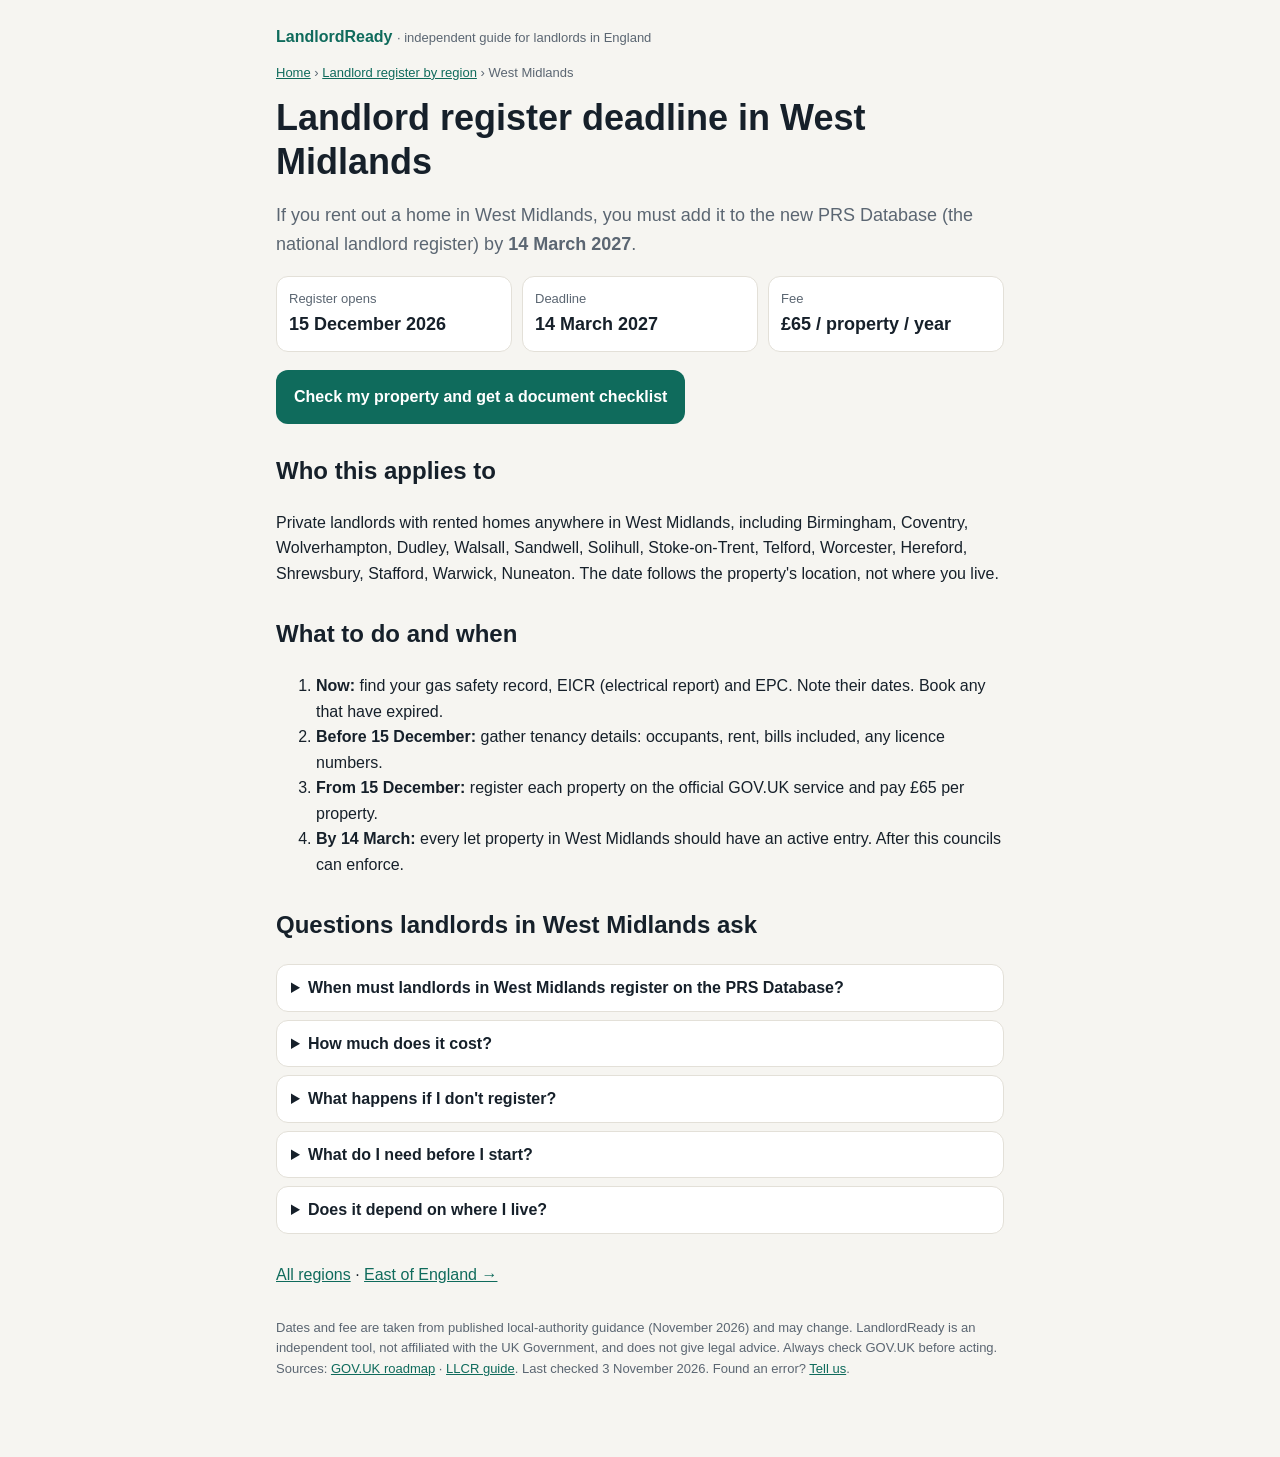
<file: register/west-midlands/index.html>
<!doctype html>
<html lang="en-GB"><head><meta charset="utf-8"><meta name="viewport" content="width=device-width,initial-scale=1">
<title>Landlord register deadline West Midlands: register by 14 March 2027</title>
<meta name="description" content="PRS Database for landlords in West Midlands: registration opens 15 December 2026 and must be done by 14 March 2027. £65 per property, penalties up to £7,000. Free checklist.">
<link rel="canonical" href="https://landlordready.github.io/register/west-midlands/">
<meta property="og:title" content="Landlord register deadline West Midlands: register by 14 March 2027"><meta property="og:description" content="PRS Database for landlords in West Midlands: registration opens 15 December 2026 and must be done by 14 March 2027. £65 per property, penalties up to £7,000. Free checklist."><meta property="og:url" content="https://landlordready.github.io/register/west-midlands/"><meta property="og:type" content="article">
<style>:root{--bg:#f6f5f1;--card:#fff;--ink:#16202a;--muted:#5b6672;--line:#e3e0d8;--accent:#0f6b5c}
*{box-sizing:border-box}body{margin:0;background:var(--bg);color:var(--ink);font:16px/1.6 -apple-system,BlinkMacSystemFont,"Segoe UI",Roboto,Helvetica,Arial,sans-serif}
.wrap{max-width:760px;margin:0 auto;padding:24px 16px 64px}a{color:var(--accent)}
.brand{font-weight:700;text-decoration:none}.muted{color:var(--muted)}.small{font-size:13px}.crumbs{color:var(--muted)}
h1{font-size:clamp(26px,5.5vw,36px);line-height:1.2;margin:10px 0}h2{margin-top:28px}.lead{font-size:18px;color:var(--muted)}
.dates{display:grid;grid-template-columns:repeat(3,1fr);gap:10px;margin:18px 0}.dates div{background:var(--card);border:1px solid var(--line);border-radius:12px;padding:12px}
.dates span{display:block;color:var(--muted);font-size:13px}.dates b{font-size:18px}
.btn{display:inline-block;background:var(--accent);color:#fff;font-weight:700;text-decoration:none;border-radius:12px;padding:14px 18px}
details{background:var(--card);border:1px solid var(--line);border-radius:12px;padding:10px 14px;margin:8px 0}summary{cursor:pointer;font-weight:600}
table{width:100%;border-collapse:collapse;background:var(--card)}th,td{text-align:left;padding:10px 8px;border-bottom:1px solid var(--line)}
.nav{margin-top:28px}footer{color:var(--muted);font-size:13px;margin-top:30px}
@media (max-width:520px){.dates{grid-template-columns:1fr}}
</style>
<script type="application/ld+json">{"@context": "https://schema.org", "@type": "FAQPage", "mainEntity": [{"@type": "Question", "name": "When must landlords in West Midlands register on the PRS Database?", "acceptedAnswer": {"@type": "Answer", "text": "The regulations start in West Midlands on 15 December 2026. You then have three months, so the deadline is 14 March 2027. You can register early."}}, {"@type": "Question", "name": "How much does it cost?", "acceptedAnswer": {"@type": "Answer", "text": "Published local-authority guidance says \u00a365 per property per year. The fee is per property, not per landlord, and is paid again on each annual renewal."}}, {"@type": "Question", "name": "What happens if I don't register?", "acceptedAnswer": {"@type": "Answer", "text": "Councils can issue a civil penalty of up to \u00a37,000 for letting or advertising without an active entry, and up to \u00a340,000 for repeated breaches or false information. Unregistered landlords are also limited in the possession grounds they can use."}}, {"@type": "Question", "name": "What do I need before I start?", "acceptedAnswer": {"@type": "Answer", "text": "Your contact details, the property address and type, number of bedrooms and occupants, rent and included bills, any HMO or selective licence number, your gas safety record date (if there is gas), your EICR expiry date and your EPC details."}}, {"@type": "Question", "name": "Does it depend on where I live?", "acceptedAnswer": {"@type": "Answer", "text": "No. It depends on where the rented property is. A landlord living elsewhere with a home in West Midlands follows the West Midlands dates."}}]}</script>
</head><body><div class="wrap">
<header><a class="brand" href="../../">LandlordReady</a> <span class="muted small">· independent guide for landlords in England</span></header>
<p class="crumbs small"><a href="../../">Home</a> › <a href="../">Landlord register by region</a> › West Midlands</p>
<h1>Landlord register deadline in West Midlands</h1>
<p class="lead">If you rent out a home in West Midlands, you must add it to the new PRS Database (the national landlord register) by <b>14 March 2027</b>.</p>
<div class="dates">
<div><span>Register opens</span><b>15 December 2026</b></div>
<div><span>Deadline</span><b>14 March 2027</b></div>
<div><span>Fee</span><b>£65 / property / year</b></div>
</div>
<p><a class="btn" href="../../?region=west-midlands">Check my property and get a document checklist</a></p>
<h2>Who this applies to</h2>
<p>Private landlords with rented homes anywhere in West Midlands, including Birmingham, Coventry, Wolverhampton, Dudley, Walsall, Sandwell, Solihull, Stoke-on-Trent, Telford, Worcester, Hereford, Shrewsbury, Stafford, Warwick, Nuneaton. The date follows the property's location, not where you live.</p>
<h2>What to do and when</h2>
<ol>
<li><b>Now:</b> find your gas safety record, EICR (electrical report) and EPC. Note their dates. Book any that have expired.</li>
<li><b>Before 15 December:</b> gather tenancy details: occupants, rent, bills included, any licence numbers.</li>
<li><b>From 15 December:</b> register each property on the official GOV.UK service and pay £65 per property.</li>
<li><b>By 14 March:</b> every let property in West Midlands should have an active entry. After this councils can enforce.</li>
</ol>
<h2>Questions landlords in West Midlands ask</h2>
<details><summary>When must landlords in West Midlands register on the PRS Database?</summary><p>The regulations start in West Midlands on 15 December 2026. You then have three months, so the deadline is 14 March 2027. You can register early.</p></details><details><summary>How much does it cost?</summary><p>Published local-authority guidance says £65 per property per year. The fee is per property, not per landlord, and is paid again on each annual renewal.</p></details><details><summary>What happens if I don&#x27;t register?</summary><p>Councils can issue a civil penalty of up to £7,000 for letting or advertising without an active entry, and up to £40,000 for repeated breaches or false information. Unregistered landlords are also limited in the possession grounds they can use.</p></details><details><summary>What do I need before I start?</summary><p>Your contact details, the property address and type, number of bedrooms and occupants, rent and included bills, any HMO or selective licence number, your gas safety record date (if there is gas), your EICR expiry date and your EPC details.</p></details><details><summary>Does it depend on where I live?</summary><p>No. It depends on where the rented property is. A landlord living elsewhere with a home in West Midlands follows the West Midlands dates.</p></details>
<p class="nav"><a href="../">All regions</a> · <a href="../east-of-england/">East of England →</a></p>
<footer><p>Dates and fee are taken from published local-authority guidance (November 2026) and may change. LandlordReady is an independent tool, not affiliated with the UK Government, and does not give legal advice. Always check GOV.UK before acting. Sources: <a href="https://www.gov.uk/government/publications/renters-rights-act-2025-implementation-roadmap/implementing-the-renters-rights-act-2025-our-roadmap-for-reforming-the-private-rented-sector" rel="noopener" target="_blank">GOV.UK roadmap</a> · <a href="https://www.llcr.uk/articles/prs-database-what-landlords-need-to-register.html" rel="noopener" target="_blank">LLCR guide</a>. Last checked 3 November 2026. Found an error? <a href="mailto:technorb02@gmail.com?subject=LandlordReady%20error%20report">Tell us</a>.</p></footer>
</div></body></html>
</file>
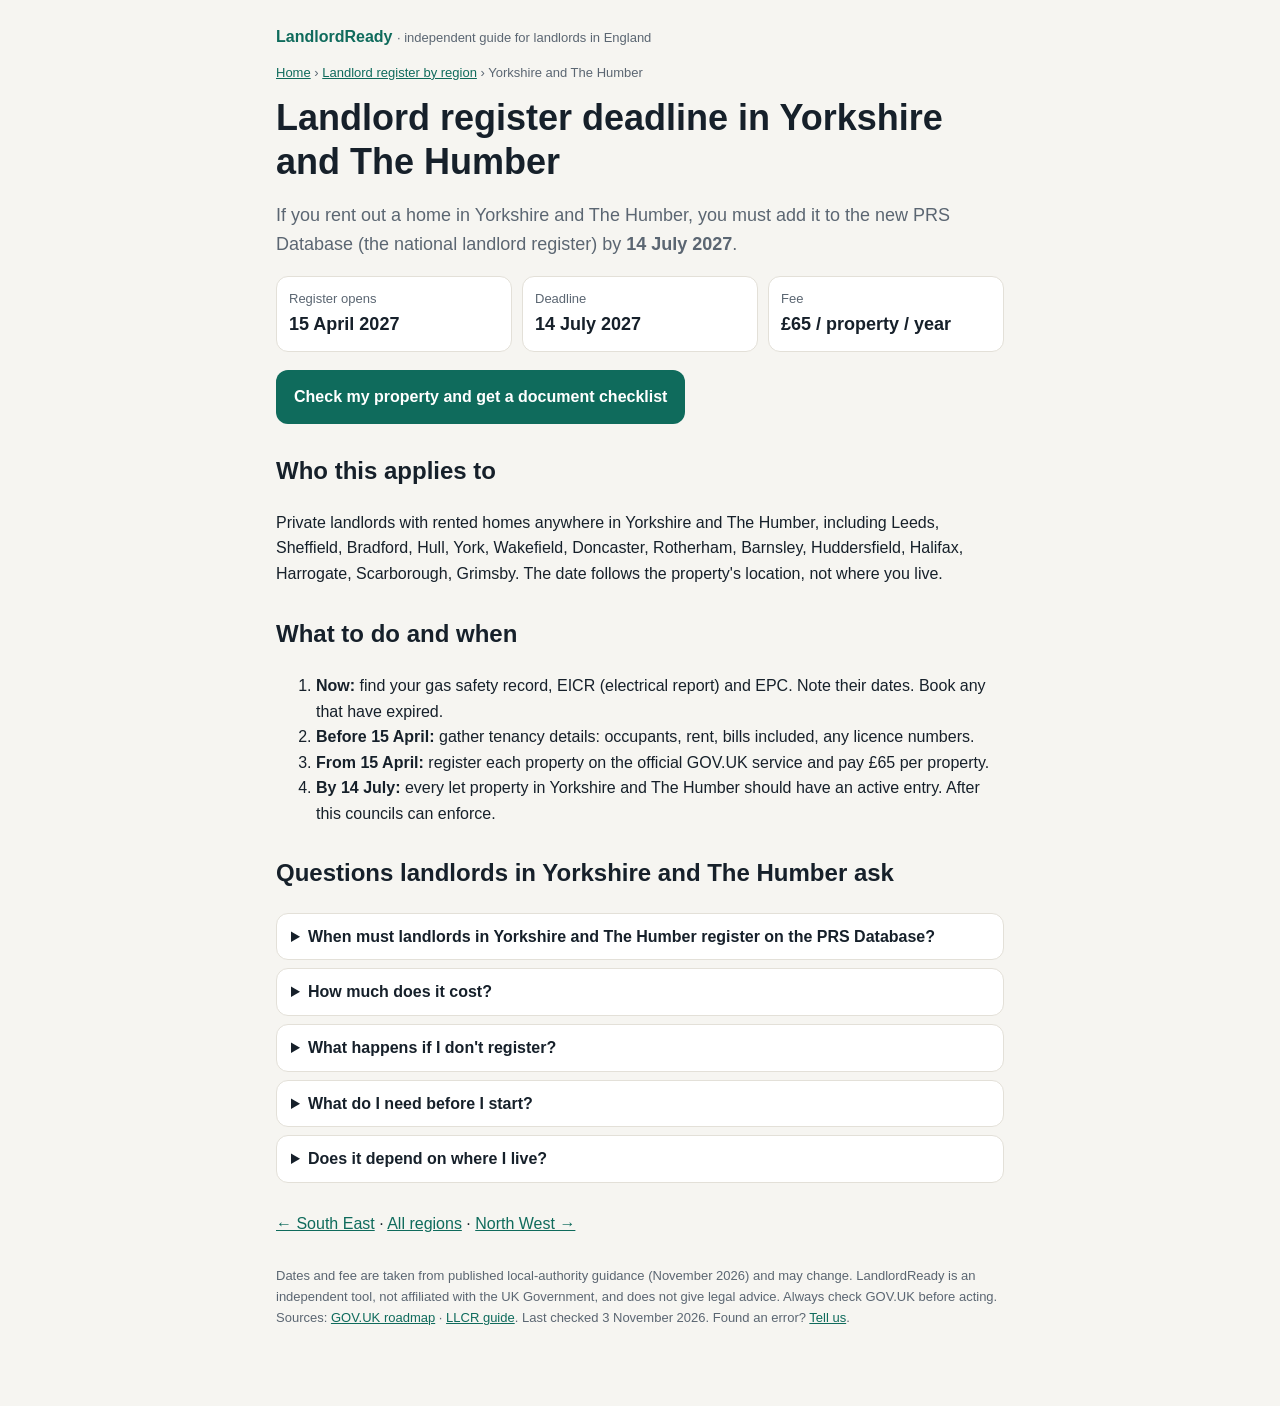
<file: register/yorkshire-and-the-humber/index.html>
<!doctype html>
<html lang="en-GB"><head><meta charset="utf-8"><meta name="viewport" content="width=device-width,initial-scale=1">
<title>Landlord register deadline Yorkshire and The Humber: register by 14 July 2027</title>
<meta name="description" content="PRS Database for landlords in Yorkshire and The Humber: registration opens 15 April 2027 and must be done by 14 July 2027. £65 per property, penalties up to £7,000. Free checklist.">
<link rel="canonical" href="https://landlordready.github.io/register/yorkshire-and-the-humber/">
<meta property="og:title" content="Landlord register deadline Yorkshire and The Humber: register by 14 July 2027"><meta property="og:description" content="PRS Database for landlords in Yorkshire and The Humber: registration opens 15 April 2027 and must be done by 14 July 2027. £65 per property, penalties up to £7,000. Free checklist."><meta property="og:url" content="https://landlordready.github.io/register/yorkshire-and-the-humber/"><meta property="og:type" content="article">
<style>:root{--bg:#f6f5f1;--card:#fff;--ink:#16202a;--muted:#5b6672;--line:#e3e0d8;--accent:#0f6b5c}
*{box-sizing:border-box}body{margin:0;background:var(--bg);color:var(--ink);font:16px/1.6 -apple-system,BlinkMacSystemFont,"Segoe UI",Roboto,Helvetica,Arial,sans-serif}
.wrap{max-width:760px;margin:0 auto;padding:24px 16px 64px}a{color:var(--accent)}
.brand{font-weight:700;text-decoration:none}.muted{color:var(--muted)}.small{font-size:13px}.crumbs{color:var(--muted)}
h1{font-size:clamp(26px,5.5vw,36px);line-height:1.2;margin:10px 0}h2{margin-top:28px}.lead{font-size:18px;color:var(--muted)}
.dates{display:grid;grid-template-columns:repeat(3,1fr);gap:10px;margin:18px 0}.dates div{background:var(--card);border:1px solid var(--line);border-radius:12px;padding:12px}
.dates span{display:block;color:var(--muted);font-size:13px}.dates b{font-size:18px}
.btn{display:inline-block;background:var(--accent);color:#fff;font-weight:700;text-decoration:none;border-radius:12px;padding:14px 18px}
details{background:var(--card);border:1px solid var(--line);border-radius:12px;padding:10px 14px;margin:8px 0}summary{cursor:pointer;font-weight:600}
table{width:100%;border-collapse:collapse;background:var(--card)}th,td{text-align:left;padding:10px 8px;border-bottom:1px solid var(--line)}
.nav{margin-top:28px}footer{color:var(--muted);font-size:13px;margin-top:30px}
@media (max-width:520px){.dates{grid-template-columns:1fr}}
</style>
<script type="application/ld+json">{"@context": "https://schema.org", "@type": "FAQPage", "mainEntity": [{"@type": "Question", "name": "When must landlords in Yorkshire and The Humber register on the PRS Database?", "acceptedAnswer": {"@type": "Answer", "text": "The regulations start in Yorkshire and The Humber on 15 April 2027. You then have three months, so the deadline is 14 July 2027. You can register early."}}, {"@type": "Question", "name": "How much does it cost?", "acceptedAnswer": {"@type": "Answer", "text": "Published local-authority guidance says \u00a365 per property per year. The fee is per property, not per landlord, and is paid again on each annual renewal."}}, {"@type": "Question", "name": "What happens if I don't register?", "acceptedAnswer": {"@type": "Answer", "text": "Councils can issue a civil penalty of up to \u00a37,000 for letting or advertising without an active entry, and up to \u00a340,000 for repeated breaches or false information. Unregistered landlords are also limited in the possession grounds they can use."}}, {"@type": "Question", "name": "What do I need before I start?", "acceptedAnswer": {"@type": "Answer", "text": "Your contact details, the property address and type, number of bedrooms and occupants, rent and included bills, any HMO or selective licence number, your gas safety record date (if there is gas), your EICR expiry date and your EPC details."}}, {"@type": "Question", "name": "Does it depend on where I live?", "acceptedAnswer": {"@type": "Answer", "text": "No. It depends on where the rented property is. A landlord living elsewhere with a home in Yorkshire and The Humber follows the Yorkshire and The Humber dates."}}]}</script>
</head><body><div class="wrap">
<header><a class="brand" href="../../">LandlordReady</a> <span class="muted small">· independent guide for landlords in England</span></header>
<p class="crumbs small"><a href="../../">Home</a> › <a href="../">Landlord register by region</a> › Yorkshire and The Humber</p>
<h1>Landlord register deadline in Yorkshire and The Humber</h1>
<p class="lead">If you rent out a home in Yorkshire and The Humber, you must add it to the new PRS Database (the national landlord register) by <b>14 July 2027</b>.</p>
<div class="dates">
<div><span>Register opens</span><b>15 April 2027</b></div>
<div><span>Deadline</span><b>14 July 2027</b></div>
<div><span>Fee</span><b>£65 / property / year</b></div>
</div>
<p><a class="btn" href="../../?region=yorkshire-and-the-humber">Check my property and get a document checklist</a></p>
<h2>Who this applies to</h2>
<p>Private landlords with rented homes anywhere in Yorkshire and The Humber, including Leeds, Sheffield, Bradford, Hull, York, Wakefield, Doncaster, Rotherham, Barnsley, Huddersfield, Halifax, Harrogate, Scarborough, Grimsby. The date follows the property's location, not where you live.</p>
<h2>What to do and when</h2>
<ol>
<li><b>Now:</b> find your gas safety record, EICR (electrical report) and EPC. Note their dates. Book any that have expired.</li>
<li><b>Before 15 April:</b> gather tenancy details: occupants, rent, bills included, any licence numbers.</li>
<li><b>From 15 April:</b> register each property on the official GOV.UK service and pay £65 per property.</li>
<li><b>By 14 July:</b> every let property in Yorkshire and The Humber should have an active entry. After this councils can enforce.</li>
</ol>
<h2>Questions landlords in Yorkshire and The Humber ask</h2>
<details><summary>When must landlords in Yorkshire and The Humber register on the PRS Database?</summary><p>The regulations start in Yorkshire and The Humber on 15 April 2027. You then have three months, so the deadline is 14 July 2027. You can register early.</p></details><details><summary>How much does it cost?</summary><p>Published local-authority guidance says £65 per property per year. The fee is per property, not per landlord, and is paid again on each annual renewal.</p></details><details><summary>What happens if I don&#x27;t register?</summary><p>Councils can issue a civil penalty of up to £7,000 for letting or advertising without an active entry, and up to £40,000 for repeated breaches or false information. Unregistered landlords are also limited in the possession grounds they can use.</p></details><details><summary>What do I need before I start?</summary><p>Your contact details, the property address and type, number of bedrooms and occupants, rent and included bills, any HMO or selective licence number, your gas safety record date (if there is gas), your EICR expiry date and your EPC details.</p></details><details><summary>Does it depend on where I live?</summary><p>No. It depends on where the rented property is. A landlord living elsewhere with a home in Yorkshire and The Humber follows the Yorkshire and The Humber dates.</p></details>
<p class="nav"><a href="../south-east/">← South East</a> · <a href="../">All regions</a> · <a href="../north-west/">North West →</a></p>
<footer><p>Dates and fee are taken from published local-authority guidance (November 2026) and may change. LandlordReady is an independent tool, not affiliated with the UK Government, and does not give legal advice. Always check GOV.UK before acting. Sources: <a href="https://www.gov.uk/government/publications/renters-rights-act-2025-implementation-roadmap/implementing-the-renters-rights-act-2025-our-roadmap-for-reforming-the-private-rented-sector" rel="noopener" target="_blank">GOV.UK roadmap</a> · <a href="https://www.llcr.uk/articles/prs-database-what-landlords-need-to-register.html" rel="noopener" target="_blank">LLCR guide</a>. Last checked 3 November 2026. Found an error? <a href="mailto:technorb02@gmail.com?subject=LandlordReady%20error%20report">Tell us</a>.</p></footer>
</div></body></html>
</file>
